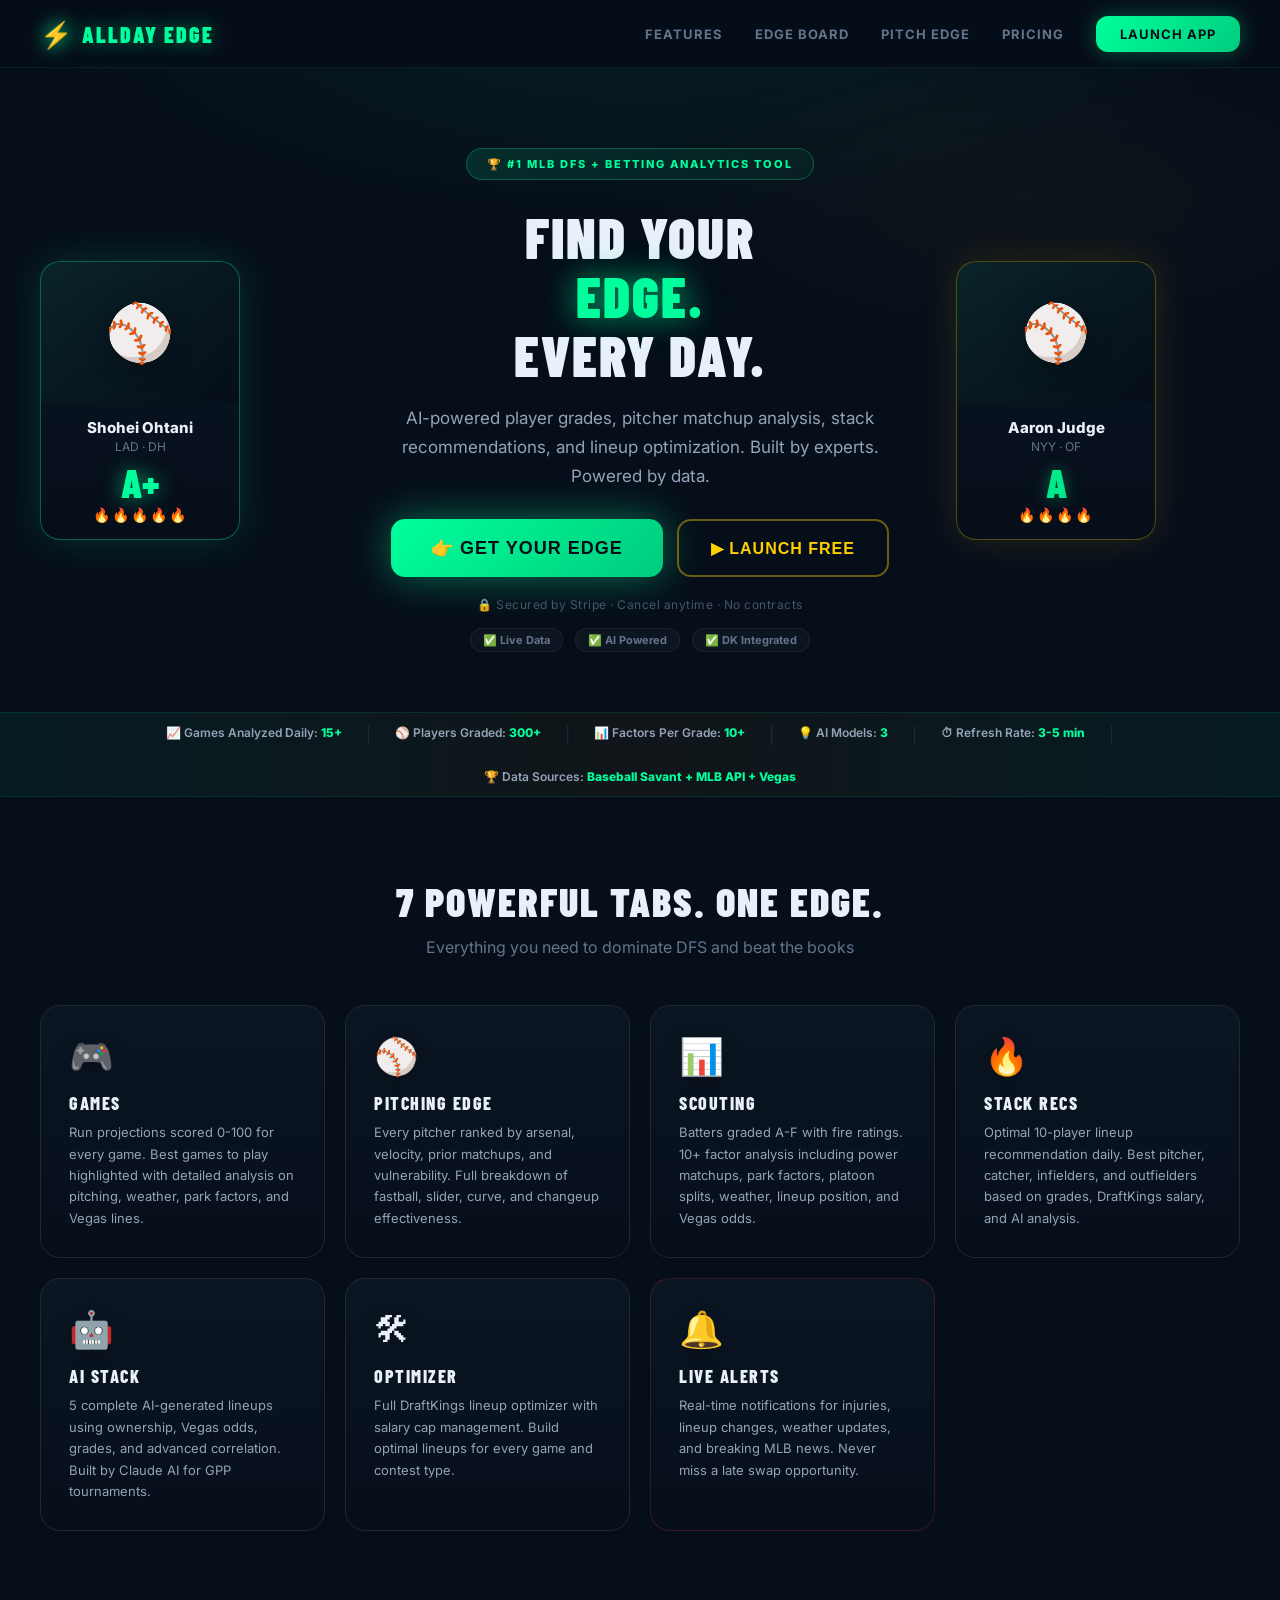
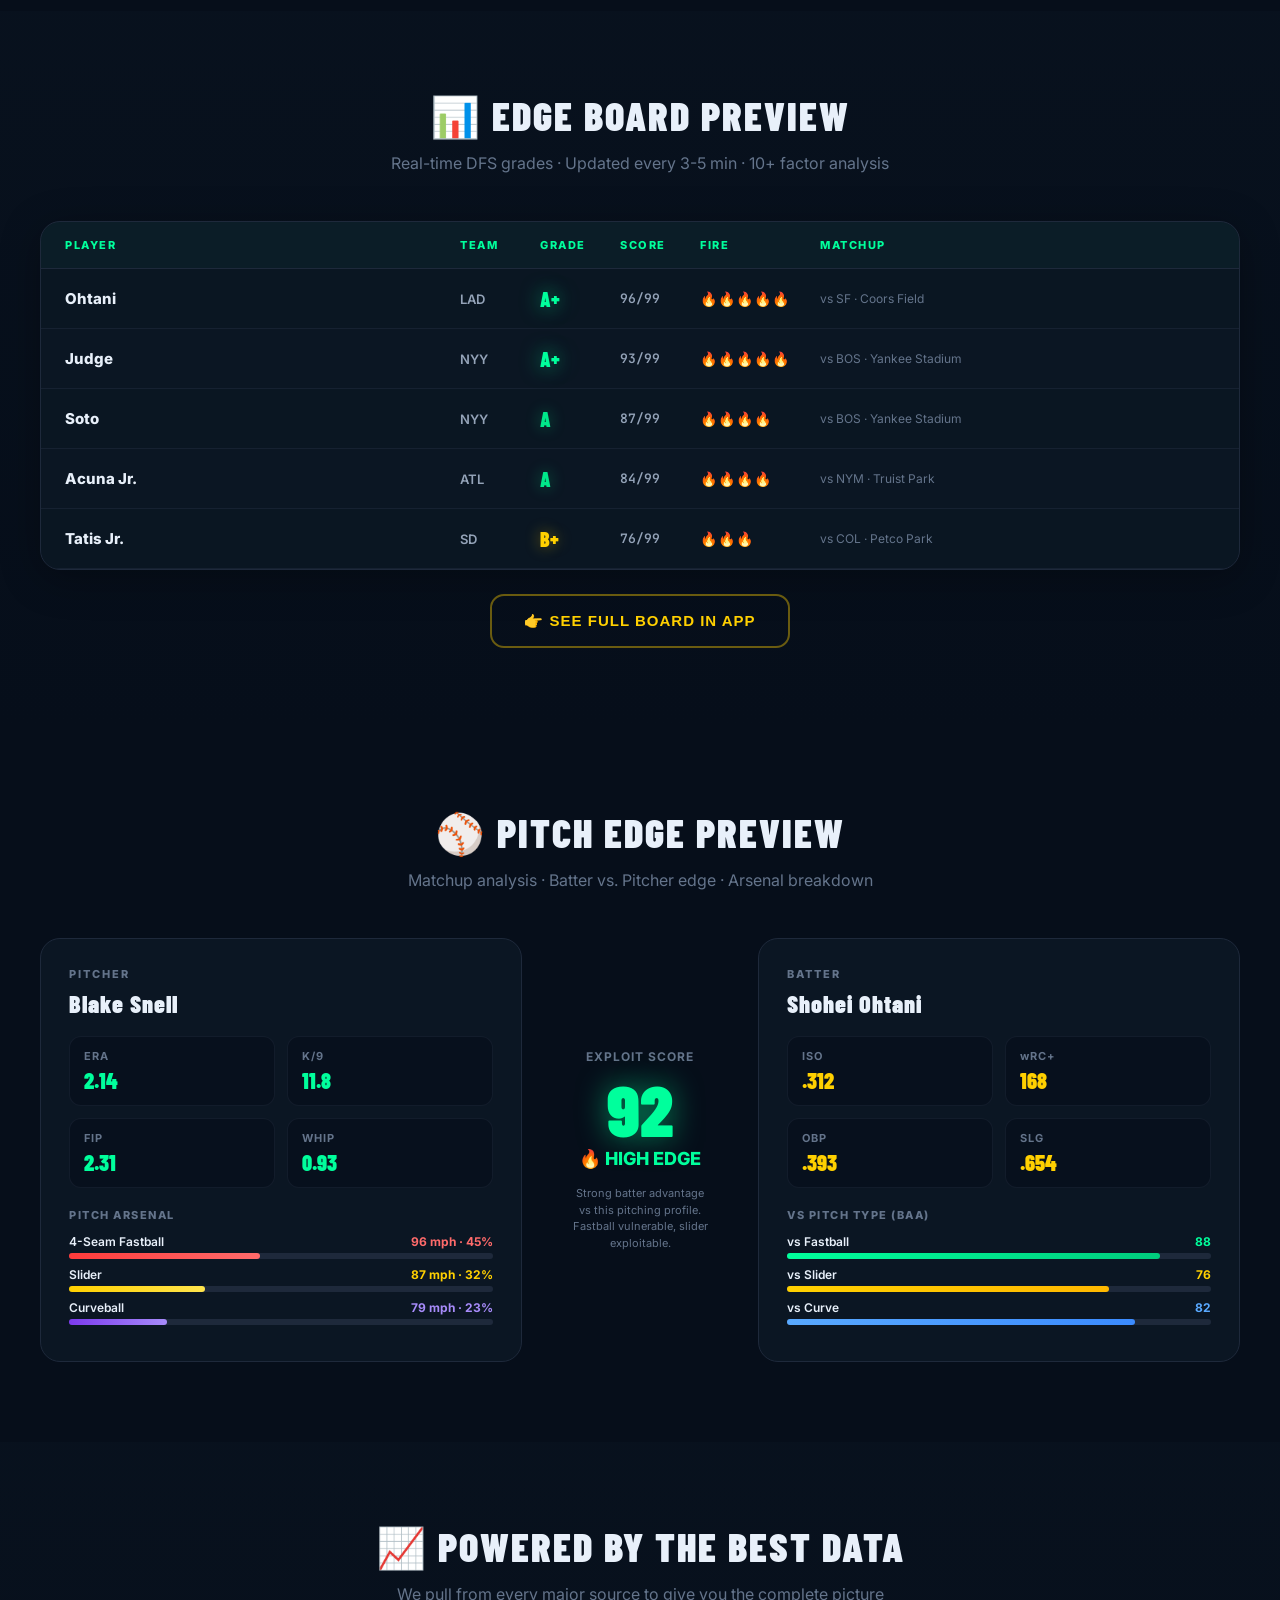
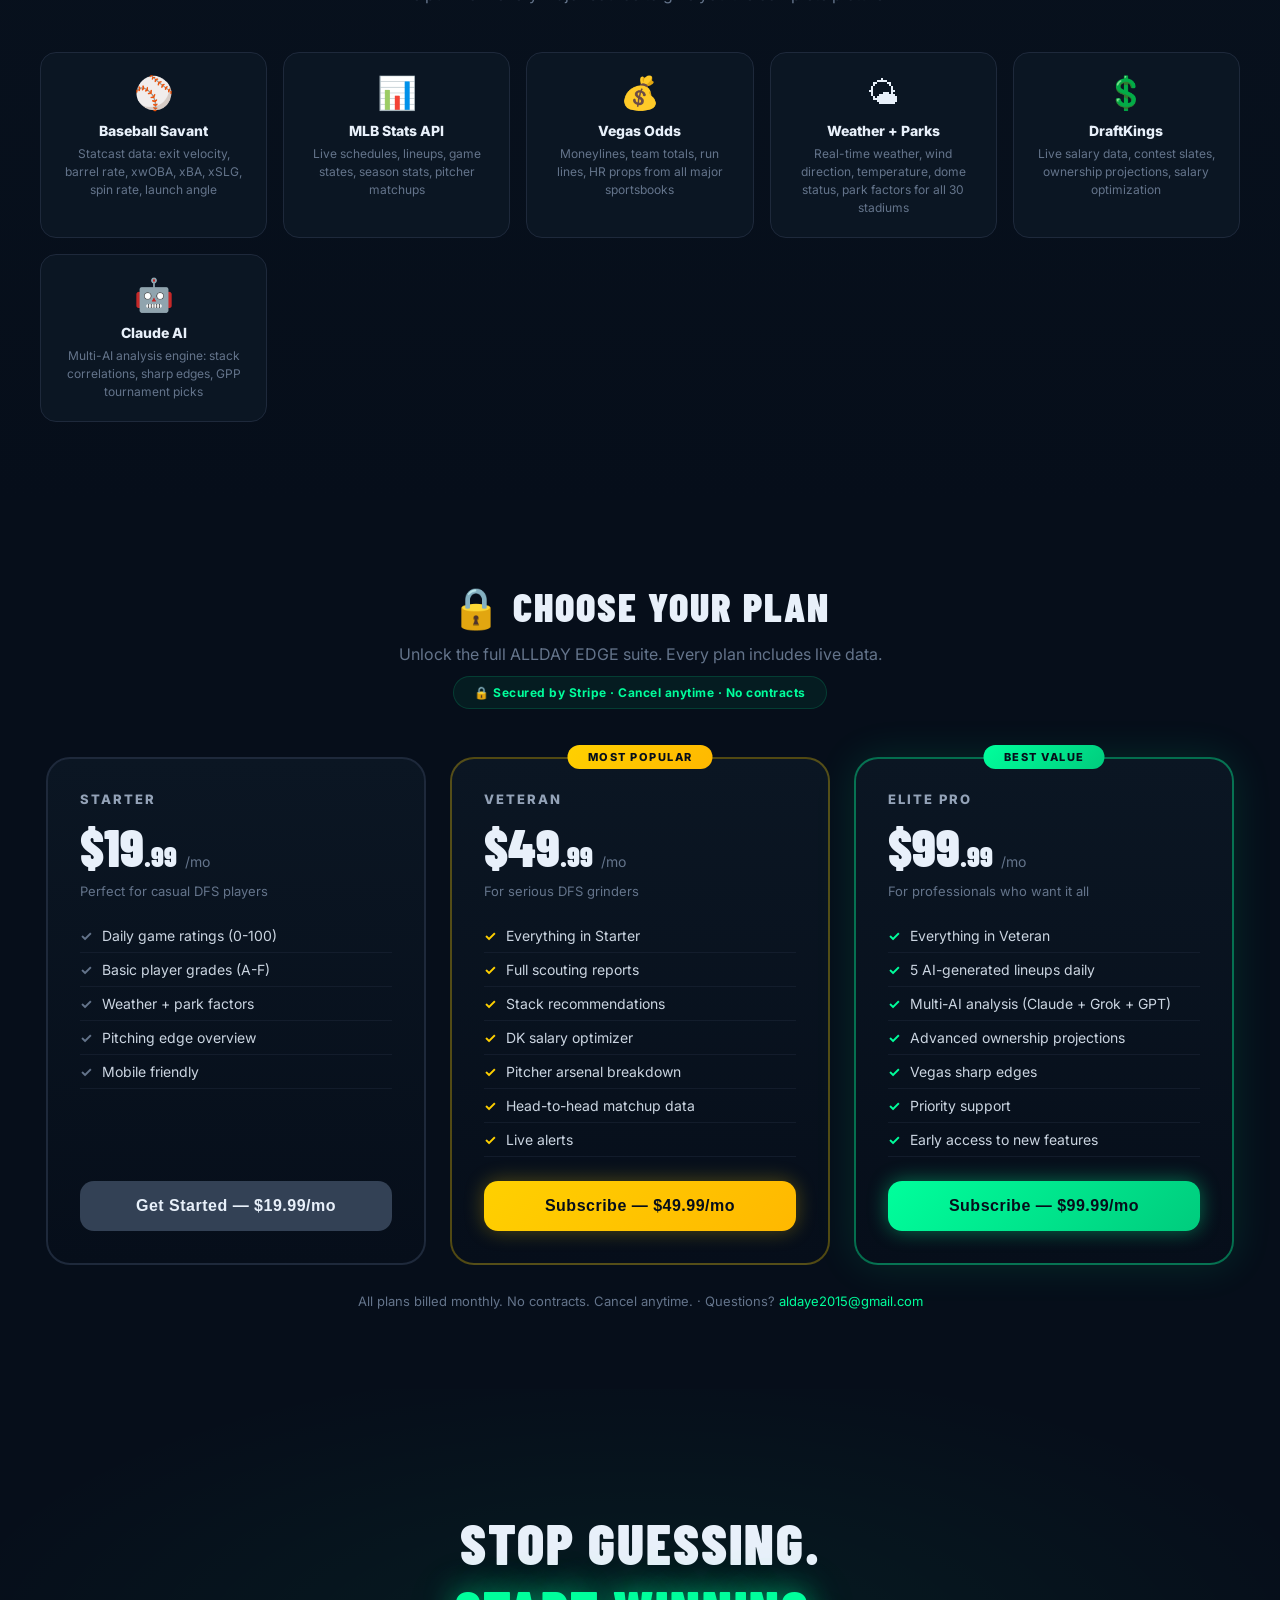
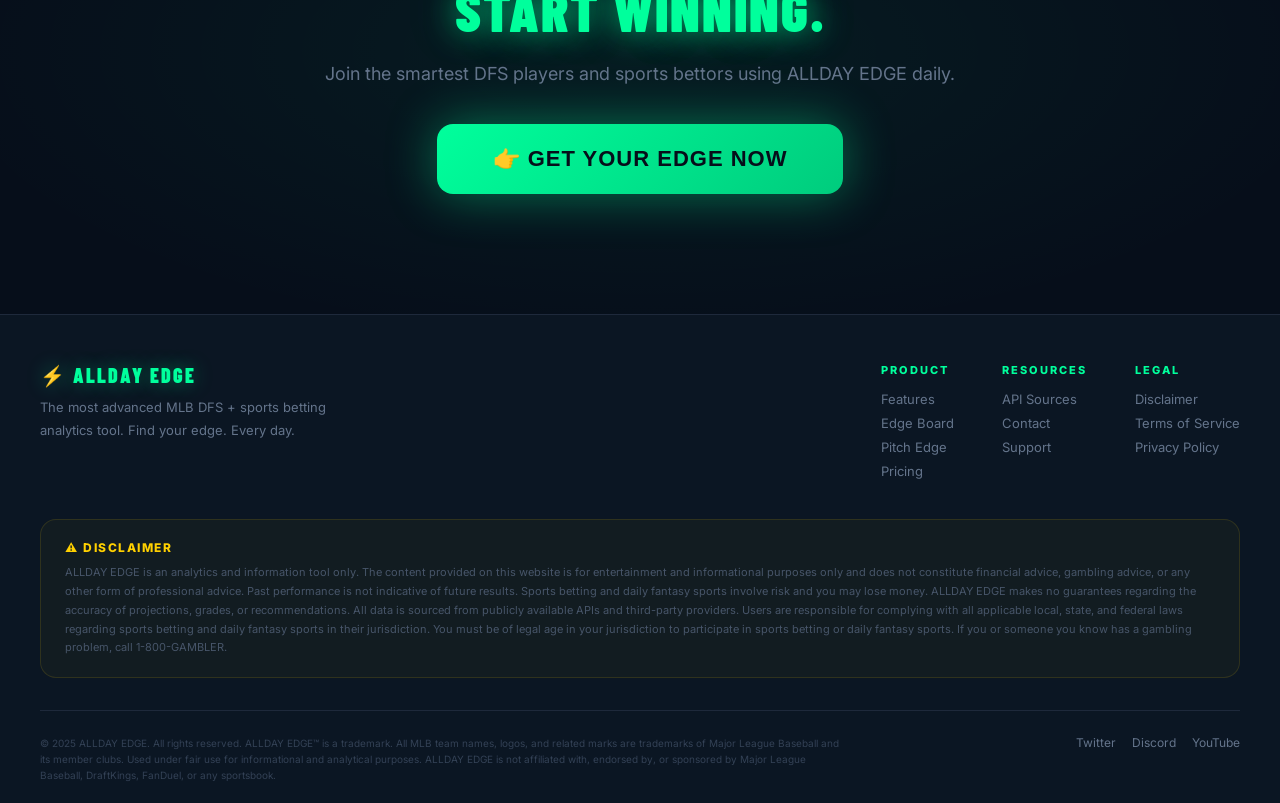
<file: index.html>
<!DOCTYPE html>
<html lang="en">
<head>
  <meta charset="UTF-8"/>
  <meta name="viewport" content="width=device-width,initial-scale=1.0"/>
  <title>ALLDAY EDGE - The #1 MLB DFS & Betting Analytics Tool</title>
  <meta name="description" content="ALLDAY EDGE — the ultimate MLB DFS weapon. AI-powered player grades, pitcher matchups, stack recommendations, and lineup optimization. Beat the books every day."/>
  <meta name="theme-color" content="#060e1a"/>
  <link rel="preconnect" href="https://fonts.googleapis.com">
  <link rel="preconnect" href="https://fonts.gstatic.com" crossorigin>
  <link href="https://fonts.googleapis.com/css2?family=Barlow+Condensed:wght@400;600;700;800;900&family=Inter:wght@400;500;600;700;800;900&family=JetBrains+Mono:wght@400;600;700&display=swap" rel="stylesheet">
  <link rel="stylesheet" href="./assets/style.css"/>
</head>
<body>

<nav>
  <div class="nb"><span class="logo-icon">&#9889;</span> ALLDAY EDGE</div>
  <div class="nl">
    <a href="#features">FEATURES</a>
    <a href="#edge-board">EDGE BOARD</a>
    <a href="#pitch-edge">PITCH EDGE</a>
    <a href="#pricing">PRICING</a>
    <a class="nlb" href="./app.html">LAUNCH APP</a>
  </div>
  <button class="mobile-menu" onclick="document.querySelector('.nl').classList.toggle('open')">&#9776;</button>
</nav>

<!-- HERO -->
<div class="hero">
  <div class="hl">
    <div class="pcard glow-green">
      <div class="pcimg"><div class="avatar-bat">&#9918;</div></div>
      <div class="pcinfo">
        <div class="pcn">Shohei Ohtani</div>
        <div class="pct">LAD &middot; DH</div>
        <div class="pcg grade-aplus">A+</div>
        <div class="fires">&#128293;&#128293;&#128293;&#128293;&#128293;</div>
      </div>
    </div>
  </div>
  <div class="hc">
    <div class="hbadge">&#127942; #1 MLB DFS + BETTING ANALYTICS TOOL</div>
    <h1>FIND YOUR<br><span class="glow-text">EDGE.</span><br>EVERY DAY.</h1>
    <p>AI-powered player grades, pitcher matchup analysis, stack recommendations, and lineup optimization. Built by experts. Powered by data.</p>
    <div class="hero-btns">
      <button class="hcta pulse-btn" onclick="document.getElementById('pricing').scrollIntoView({behavior:'smooth'})">&#128073; GET YOUR EDGE</button>
      <button class="hcta-secondary" onclick="location.href='./app.html'">&#9654; LAUNCH FREE</button>
    </div>
    <div class="hsub">&#128274; Secured by Stripe &middot; Cancel anytime &middot; No contracts</div>
    <div class="trust-badges">
      <span class="trust-badge">&#9989; Live Data</span>
      <span class="trust-badge">&#9989; AI Powered</span>
      <span class="trust-badge">&#9989; DK Integrated</span>
    </div>
  </div>
  <div class="hr">
    <div class="pcard glow-gold">
      <div class="pcimg"><div class="avatar-bat">&#9918;</div></div>
      <div class="pcinfo">
        <div class="pcn">Aaron Judge</div>
        <div class="pct">NYY &middot; OF</div>
        <div class="pcg grade-a">A</div>
        <div class="fires">&#128293;&#128293;&#128293;&#128293;</div>
      </div>
    </div>
  </div>
</div>

<!-- LIVE STATS TICKER -->
<div class="ticker-bar">
  <div class="ticker-content">
    <span class="ticker-item">&#128200; Games Analyzed Daily: <strong>15+</strong></span>
    <span class="ticker-divider">|</span>
    <span class="ticker-item">&#9918; Players Graded: <strong>300+</strong></span>
    <span class="ticker-divider">|</span>
    <span class="ticker-item">&#128202; Factors Per Grade: <strong>10+</strong></span>
    <span class="ticker-divider">|</span>
    <span class="ticker-item">&#128161; AI Models: <strong>3</strong></span>
    <span class="ticker-divider">|</span>
    <span class="ticker-item">&#9201; Refresh Rate: <strong>3-5 min</strong></span>
    <span class="ticker-divider">|</span>
    <span class="ticker-item">&#127942; Data Sources: <strong>Baseball Savant + MLB API + Vegas</strong></span>
  </div>
</div>

<!-- FEATURES -->
<section class="sec" id="features">
  <div class="st"><h2>7 POWERFUL TABS. ONE EDGE.</h2><p>Everything you need to dominate DFS and beat the books</p></div>
  <div class="features-grid">
    <div class="feature-card">
      <div class="feature-icon">&#127918;</div>
      <h3>GAMES</h3>
      <p>Run projections scored 0-100 for every game. Best games to play highlighted with detailed analysis on pitching, weather, park factors, and Vegas lines.</p>
    </div>
    <div class="feature-card">
      <div class="feature-icon">&#9918;</div>
      <h3>PITCHING EDGE</h3>
      <p>Every pitcher ranked by arsenal, velocity, prior matchups, and vulnerability. Full breakdown of fastball, slider, curve, and changeup effectiveness.</p>
    </div>
    <div class="feature-card">
      <div class="feature-icon">&#128202;</div>
      <h3>SCOUTING</h3>
      <p>Batters graded A-F with fire ratings. 10+ factor analysis including power matchups, park factors, platoon splits, weather, lineup position, and Vegas odds.</p>
    </div>
    <div class="feature-card">
      <div class="feature-icon">&#128293;</div>
      <h3>STACK RECS</h3>
      <p>Optimal 10-player lineup recommendation daily. Best pitcher, catcher, infielders, and outfielders based on grades, DraftKings salary, and AI analysis.</p>
    </div>
    <div class="feature-card">
      <div class="feature-icon">&#129302;</div>
      <h3>AI STACK</h3>
      <p>5 complete AI-generated lineups using ownership, Vegas odds, grades, and advanced correlation. Built by Claude AI for GPP tournaments.</p>
    </div>
    <div class="feature-card">
      <div class="feature-icon">&#128736;</div>
      <h3>OPTIMIZER</h3>
      <p>Full DraftKings lineup optimizer with salary cap management. Build optimal lineups for every game and contest type.</p>
    </div>
    <div class="feature-card feature-card-alert">
      <div class="feature-icon">&#128276;</div>
      <h3>LIVE ALERTS</h3>
      <p>Real-time notifications for injuries, lineup changes, weather updates, and breaking MLB news. Never miss a late swap opportunity.</p>
    </div>
  </div>
</section>

<!-- EDGE BOARD PREVIEW -->
<section class="seca" id="edge-board">
  <div class="secin">
    <div class="st"><h2>&#128202; EDGE BOARD PREVIEW</h2><p>Real-time DFS grades &middot; Updated every 3-5 min &middot; 10+ factor analysis</p></div>
    <div class="etable">
      <div class="ehdr"><span class="ech">PLAYER</span><span class="ech">TEAM</span><span class="ech">GRADE</span><span class="ech">SCORE</span><span class="ech">FIRE</span><span class="ech">MATCHUP</span></div>
      <div class="erow"><span class="ep">Ohtani</span><span class="et">LAD</span><span class="eg grade-aplus">A+</span><span class="esc">96/99</span><span class="ef">&#128293;&#128293;&#128293;&#128293;&#128293;</span><span class="em">vs SF &middot; Coors Field</span></div>
      <div class="erow"><span class="ep">Judge</span><span class="et">NYY</span><span class="eg grade-aplus">A+</span><span class="esc">93/99</span><span class="ef">&#128293;&#128293;&#128293;&#128293;&#128293;</span><span class="em">vs BOS &middot; Yankee Stadium</span></div>
      <div class="erow"><span class="ep">Soto</span><span class="et">NYY</span><span class="eg grade-a">A</span><span class="esc">87/99</span><span class="ef">&#128293;&#128293;&#128293;&#128293;</span><span class="em">vs BOS &middot; Yankee Stadium</span></div>
      <div class="erow"><span class="ep">Acuna Jr.</span><span class="et">ATL</span><span class="eg grade-a">A</span><span class="esc">84/99</span><span class="ef">&#128293;&#128293;&#128293;&#128293;</span><span class="em">vs NYM &middot; Truist Park</span></div>
      <div class="erow"><span class="ep">Tatis Jr.</span><span class="et">SD</span><span class="eg grade-bplus">B+</span><span class="esc">76/99</span><span class="ef">&#128293;&#128293;&#128293;</span><span class="em">vs COL &middot; Petco Park</span></div>
    </div>
    <div style="text-align:center;margin-top:24px">
      <button class="hcta-secondary" onclick="location.href='./app.html'" style="font-size:15px">&#128073; SEE FULL BOARD IN APP</button>
    </div>
  </div>
</section>

<!-- PITCH EDGE PREVIEW -->
<section class="sec" id="pitch-edge">
  <div class="st"><h2>&#9918; PITCH EDGE PREVIEW</h2><p>Matchup analysis &middot; Batter vs. Pitcher edge &middot; Arsenal breakdown</p></div>
  <div class="pgrid">
    <div class="pcard2">
      <div class="plbl">PITCHER</div><div class="pname">Blake Snell</div>
      <div class="sgrid">
        <div class="sbox"><div class="sk">ERA</div><div class="sv sv-green">2.14</div></div>
        <div class="sbox"><div class="sk">K/9</div><div class="sv sv-green">11.8</div></div>
        <div class="sbox"><div class="sk">FIP</div><div class="sv sv-green">2.31</div></div>
        <div class="sbox"><div class="sk">WHIP</div><div class="sv sv-green">0.93</div></div>
      </div>
      <div class="mxt">PITCH ARSENAL</div>
      <div class="br"><div class="brl"><span>4-Seam Fastball</span><span class="bar-fb">96 mph &middot; 45%</span></div><div class="brt"><div class="brf" style="width:45%;background:linear-gradient(90deg,#ff3b3b,#ff6b6b)"></div></div></div>
      <div class="br"><div class="brl"><span>Slider</span><span class="bar-sl">87 mph &middot; 32%</span></div><div class="brt"><div class="brf" style="width:32%;background:linear-gradient(90deg,#ffd000,#ffe44d)"></div></div></div>
      <div class="br"><div class="brl"><span>Curveball</span><span class="bar-cu">79 mph &middot; 23%</span></div><div class="brt"><div class="brf" style="width:23%;background:linear-gradient(90deg,#7c3aed,#a78bfa)"></div></div></div>
    </div>
    <div class="exp">
      <div class="exl">EXPLOIT SCORE</div>
      <div class="exn">92</div>
      <div class="ext">&#128293; HIGH EDGE</div>
      <div class="exp-detail">Strong batter advantage vs this pitching profile. Fastball vulnerable, slider exploitable.</div>
    </div>
    <div class="pcard2">
      <div class="plbl">BATTER</div><div class="pname">Shohei Ohtani</div>
      <div class="sgrid">
        <div class="sbox"><div class="sk">ISO</div><div class="sv sv-gold">.312</div></div>
        <div class="sbox"><div class="sk">wRC+</div><div class="sv sv-gold">168</div></div>
        <div class="sbox"><div class="sk">OBP</div><div class="sv sv-gold">.393</div></div>
        <div class="sbox"><div class="sk">SLG</div><div class="sv sv-gold">.654</div></div>
      </div>
      <div class="mxt">VS PITCH TYPE (BAA)</div>
      <div class="br"><div class="brl"><span>vs Fastball</span><span class="bar-green">88</span></div><div class="brt"><div class="brf" style="width:88%;background:linear-gradient(90deg,#00ff9c,#00cc7d)"></div></div></div>
      <div class="br"><div class="brl"><span>vs Slider</span><span class="bar-gold">76</span></div><div class="brt"><div class="brf" style="width:76%;background:linear-gradient(90deg,#ffd000,#ffb800)"></div></div></div>
      <div class="br"><div class="brl"><span>vs Curve</span><span class="bar-blue">82</span></div><div class="brt"><div class="brf" style="width:82%;background:linear-gradient(90deg,#59a9ff,#3b8bff)"></div></div></div>
    </div>
  </div>
</section>

<!-- DATA SOURCES -->
<section class="seca">
  <div class="secin">
    <div class="st"><h2>&#128200; POWERED BY THE BEST DATA</h2><p>We pull from every major source to give you the complete picture</p></div>
    <div class="data-grid">
      <div class="data-card"><div class="data-icon">&#9918;</div><h4>Baseball Savant</h4><p>Statcast data: exit velocity, barrel rate, xwOBA, xBA, xSLG, spin rate, launch angle</p></div>
      <div class="data-card"><div class="data-icon">&#128202;</div><h4>MLB Stats API</h4><p>Live schedules, lineups, game states, season stats, pitcher matchups</p></div>
      <div class="data-card"><div class="data-icon">&#128176;</div><h4>Vegas Odds</h4><p>Moneylines, team totals, run lines, HR props from all major sportsbooks</p></div>
      <div class="data-card"><div class="data-icon">&#127780;</div><h4>Weather + Parks</h4><p>Real-time weather, wind direction, temperature, dome status, park factors for all 30 stadiums</p></div>
      <div class="data-card"><div class="data-icon">&#128178;</div><h4>DraftKings</h4><p>Live salary data, contest slates, ownership projections, salary optimization</p></div>
      <div class="data-card"><div class="data-icon">&#129302;</div><h4>Claude AI</h4><p>Multi-AI analysis engine: stack correlations, sharp edges, GPP tournament picks</p></div>
    </div>
  </div>
</section>

<!-- PRICING -->
<section class="sec" id="pricing">
  <div class="st">
    <h2>&#128274; CHOOSE YOUR PLAN</h2>
    <p>Unlock the full ALLDAY EDGE suite. Every plan includes live data.</p>
    <div class="psec">&#128274; Secured by Stripe &middot; Cancel anytime &middot; No contracts</div>
  </div>
  <div class="pgrid2">
    <div class="plan plan-starter">
      <div class="plnm">STARTER</div>
      <div class="plpr-row"><span class="plpr">$19<span class="plpr-sm">.99</span></span><span class="plper">/mo</span></div>
      <div class="plan-desc">Perfect for casual DFS players</div>
      <ul class="plfeats">
        <li class="plfeat"><span class="check-starter">&#10003;</span> Daily game ratings (0-100)</li>
        <li class="plfeat"><span class="check-starter">&#10003;</span> Basic player grades (A-F)</li>
        <li class="plfeat"><span class="check-starter">&#10003;</span> Weather + park factors</li>
        <li class="plfeat"><span class="check-starter">&#10003;</span> Pitching edge overview</li>
        <li class="plfeat"><span class="check-starter">&#10003;</span> Mobile friendly</li>
      </ul>
      <button class="plbtn plbtn-starter" onclick="startCheckout('starter')">Get Started &mdash; $19.99/mo</button>
    </div>
    <div class="plan plan-veteran">
      <div class="plbdg plbdg-veteran">MOST POPULAR</div>
      <div class="plnm">VETERAN</div>
      <div class="plpr-row"><span class="plpr">$49<span class="plpr-sm">.99</span></span><span class="plper">/mo</span></div>
      <div class="plan-desc">For serious DFS grinders</div>
      <ul class="plfeats">
        <li class="plfeat"><span class="check-veteran">&#10003;</span> Everything in Starter</li>
        <li class="plfeat"><span class="check-veteran">&#10003;</span> Full scouting reports</li>
        <li class="plfeat"><span class="check-veteran">&#10003;</span> Stack recommendations</li>
        <li class="plfeat"><span class="check-veteran">&#10003;</span> DK salary optimizer</li>
        <li class="plfeat"><span class="check-veteran">&#10003;</span> Pitcher arsenal breakdown</li>
        <li class="plfeat"><span class="check-veteran">&#10003;</span> Head-to-head matchup data</li>
        <li class="plfeat"><span class="check-veteran">&#10003;</span> Live alerts</li>
      </ul>
      <button class="plbtn plbtn-veteran" onclick="startCheckout('veteran')">Subscribe &mdash; $49.99/mo</button>
    </div>
    <div class="plan plan-elite">
      <div class="plbdg plbdg-elite">BEST VALUE</div>
      <div class="plnm">ELITE PRO</div>
      <div class="plpr-row"><span class="plpr">$99<span class="plpr-sm">.99</span></span><span class="plper">/mo</span></div>
      <div class="plan-desc">For professionals who want it all</div>
      <ul class="plfeats">
        <li class="plfeat"><span class="check-elite">&#10003;</span> Everything in Veteran</li>
        <li class="plfeat"><span class="check-elite">&#10003;</span> 5 AI-generated lineups daily</li>
        <li class="plfeat"><span class="check-elite">&#10003;</span> Multi-AI analysis (Claude + Grok + GPT)</li>
        <li class="plfeat"><span class="check-elite">&#10003;</span> Advanced ownership projections</li>
        <li class="plfeat"><span class="check-elite">&#10003;</span> Vegas sharp edges</li>
        <li class="plfeat"><span class="check-elite">&#10003;</span> Priority support</li>
        <li class="plfeat"><span class="check-elite">&#10003;</span> Early access to new features</li>
      </ul>
      <button class="plbtn plbtn-elite" onclick="startCheckout('elite')">Subscribe &mdash; $99.99/mo</button>
    </div>
  </div>
  <div class="pnote">All plans billed monthly. No contracts. Cancel anytime. &middot; Questions? <a href="mailto:aldaye2015@gmail.com">aldaye2015@gmail.com</a></div>
</section>

<!-- CTA -->
<section class="cta">
  <h2>STOP GUESSING.<br><span class="glow-text">START WINNING.</span></h2>
  <p>Join the smartest DFS players and sports bettors using ALLDAY EDGE daily.</p>
  <button class="ctabtn pulse-btn" onclick="location.href='./app.html'">&#128073; GET YOUR EDGE NOW</button>
</section>

<!-- FOOTER -->
<footer>
  <div class="fin">
    <div>
      <div class="fbrand">&#9889; ALLDAY EDGE</div>
      <div class="fdesc">The most advanced MLB DFS + sports betting analytics tool. Find your edge. Every day.</div>
    </div>
    <div class="fcols">
      <div>
        <div class="fct">PRODUCT</div>
        <a class="fcl" href="#features">Features</a>
        <a class="fcl" href="#edge-board">Edge Board</a>
        <a class="fcl" href="#pitch-edge">Pitch Edge</a>
        <a class="fcl" href="#pricing">Pricing</a>
      </div>
      <div>
        <div class="fct">RESOURCES</div>
        <a class="fcl" href="#">API Sources</a>
        <a class="fcl" href="mailto:aldaye2015@gmail.com">Contact</a>
        <a class="fcl" href="#">Support</a>
      </div>
      <div>
        <div class="fct">LEGAL</div>
        <a class="fcl" href="#disclaimer">Disclaimer</a>
        <a class="fcl" href="#">Terms of Service</a>
        <a class="fcl" href="#">Privacy Policy</a>
      </div>
    </div>
  </div>

  <!-- DISCLAIMER -->
  <div class="disclaimer" id="disclaimer">
    <h4>&#9888; DISCLAIMER</h4>
    <p>ALLDAY EDGE is an analytics and information tool only. The content provided on this website is for entertainment and informational purposes only and does not constitute financial advice, gambling advice, or any other form of professional advice. Past performance is not indicative of future results. Sports betting and daily fantasy sports involve risk and you may lose money. ALLDAY EDGE makes no guarantees regarding the accuracy of projections, grades, or recommendations. All data is sourced from publicly available APIs and third-party providers. Users are responsible for complying with all applicable local, state, and federal laws regarding sports betting and daily fantasy sports in their jurisdiction. You must be of legal age in your jurisdiction to participate in sports betting or daily fantasy sports. If you or someone you know has a gambling problem, call 1-800-GAMBLER.</p>
  </div>

  <div class="fbot">
    <div class="fcp">&copy; 2025 ALLDAY EDGE. All rights reserved. ALLDAY EDGE&trade; is a trademark. All MLB team names, logos, and related marks are trademarks of Major League Baseball and its member clubs. Used under fair use for informational and analytical purposes. ALLDAY EDGE is not affiliated with, endorsed by, or sponsored by Major League Baseball, DraftKings, FanDuel, or any sportsbook.</div>
    <div class="fsoc">
      <a class="fsl" href="#">Twitter</a>
      <a class="fsl" href="#">Discord</a>
      <a class="fsl" href="#">YouTube</a>
    </div>
  </div>
</footer>

<script>
function startCheckout(plan){
  const prices={starter:'price_starter_1999',veteran:'price_veteran_4999',elite:'price_elite_9999'};
  const profile=JSON.parse(localStorage.getItem('allday-mlb-edge-access')||'{}');
  const apiBase=(profile.apiBase||'https://newest-mlb-1.onrender.com').replace(/\/$/,'');
  fetch(apiBase+'/api/checkout/session',{method:'POST',headers:{'Content-Type':'application/json'},body:JSON.stringify({plan,customerEmail:profile.email||'',successUrl:window.location.origin+'/app.html?checkout=success',cancelUrl:window.location.href})}).then(r=>r.json()).then(d=>{if(d.url)window.open(d.url,'_blank');}).catch(()=>location.href='./app.html');
}
</script>
</body>
</html>
</file>
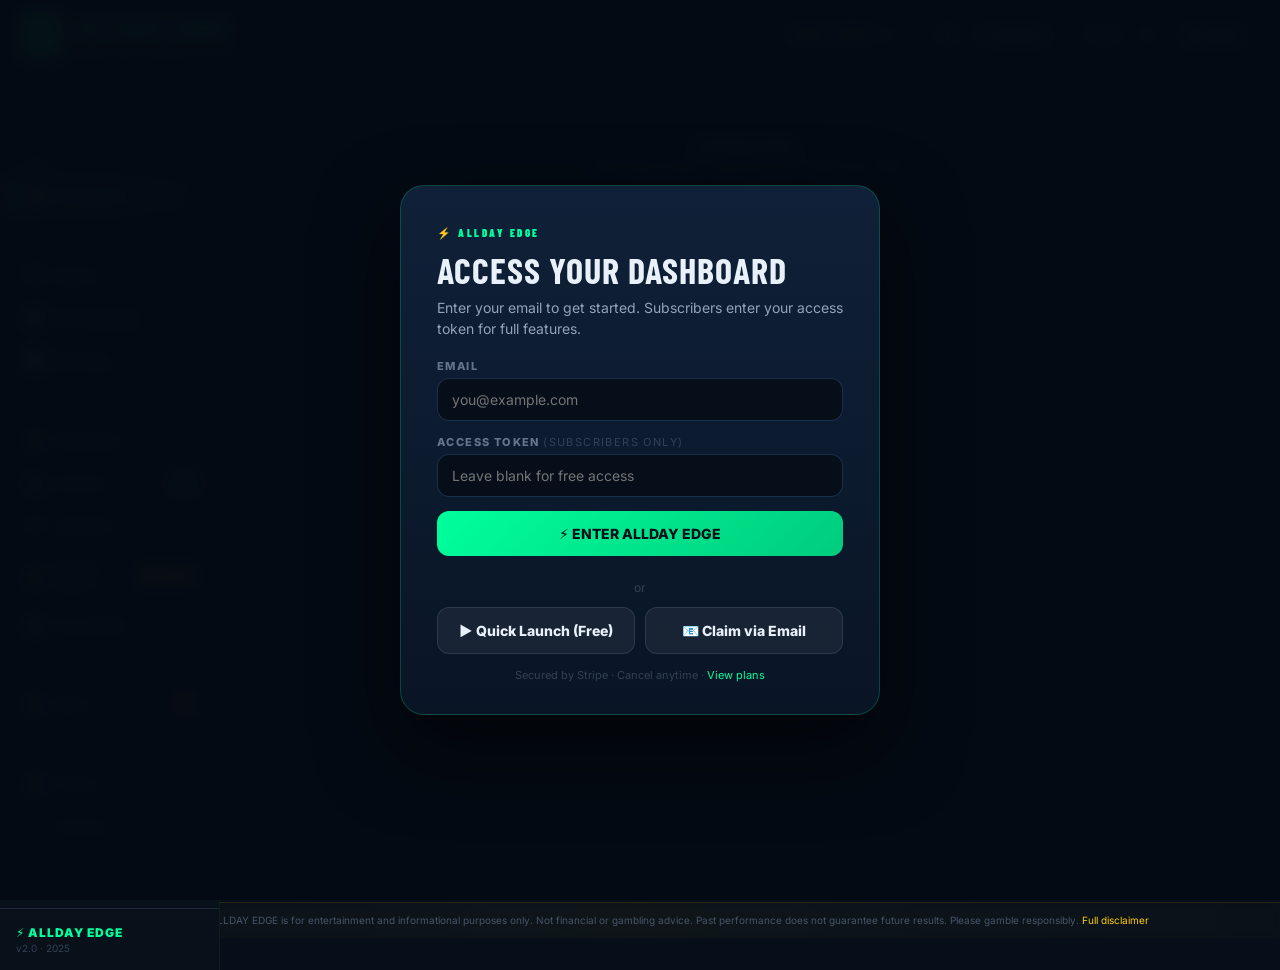
<file: app.html>
<!DOCTYPE html>
<html lang="en">
<head>
  <meta charset="UTF-8" />
  <meta name="viewport" content="width=device-width, initial-scale=1.0" />
  <title>ALLDAY EDGE - MLB DFS Analytics</title>
  <meta name="theme-color" content="#060e1a" />
  <link rel="preconnect" href="https://fonts.googleapis.com">
  <link rel="preconnect" href="https://fonts.gstatic.com" crossorigin>
  <link href="https://fonts.googleapis.com/css2?family=Barlow+Condensed:wght@400;600;700;800;900&family=Inter:wght@400;500;600;700;800;900&family=JetBrains+Mono:wght@400;600;700&display=swap" rel="stylesheet">
  <link rel="stylesheet" href="./assets/site.css" />
</head>
<body>

<!-- AUTH FUNCTIONS — must be defined BEFORE the auth gate buttons -->
<script>
function _getProfile(){return JSON.parse(localStorage.getItem('allday-mlb-edge-access')||'{"email":"","apiBase":""}');}
function _setProfile(p){localStorage.setItem('allday-mlb-edge-access',JSON.stringify(p));}
function _hideGate(){
  var g=document.getElementById('authGate');
  if(g)g.style.display='none';
  function _tryLoad(){
    if(typeof loadSlate==='function' && typeof render==='function'){loadSlate();}
    else{setTimeout(_tryLoad,100);}
  }
  _tryLoad();
}
function enterFreeMode(){
  _setProfile({email:'free@allday.edge',apiBase:'https://newest-mlb-1.onrender.com',plan:'free'});
  _hideGate();
}
function loginWithToken(){
  var email=document.getElementById('agEmail');
  var token=document.getElementById('agToken');
  var emailVal=(email&&email.value)?email.value.trim():'user@allday.edge';
  var tokenVal=(token&&token.value)?token.value.trim():'';
  _setProfile({email:emailVal,apiBase:'https://newest-mlb-1.onrender.com',plan:tokenVal?'elite':'free'});
  if(tokenVal)localStorage.setItem('allday-mlb-edge-token',tokenVal);
  _hideGate();
}
function claimAccess(){
  var email=document.getElementById('agEmail');
  var msg=document.getElementById('agMsg');
  if(!email||!email.value){if(msg){msg.style.display='block';msg.style.color='#ff3b3b';msg.textContent='Enter your email.';}return;}
  if(msg){msg.style.display='block';msg.style.color='#ffd000';msg.textContent='Claiming access...';}
  fetch('https://newest-mlb-1.onrender.com/api/auth/claim',{method:'POST',headers:{'Content-Type':'application/json'},body:JSON.stringify({email:email.value.trim()})})
    .then(function(r){return r.json();})
    .then(function(d){
      if(d.token){localStorage.setItem('allday-mlb-edge-token',d.token);_setProfile({email:email.value.trim(),apiBase:'https://newest-mlb-1.onrender.com',plan:d.plan||'free'});if(msg){msg.style.color='#00ff9c';msg.textContent='Access granted!';}setTimeout(_hideGate,600);}
      else{if(msg){msg.style.color='#ff3b3b';msg.textContent=d.error||'Could not claim.';}}
    }).catch(function(e){if(msg){msg.style.color='#ff3b3b';msg.textContent='Connection failed. Try Quick Launch.';}});
}
// Auto-login if already authenticated
(function(){var p=_getProfile();var t=localStorage.getItem('allday-mlb-edge-token');if(p.email||t)_hideGate();})();
</script>

<!-- AUTH GATE -->
<div id="authGate">
  <div class="ag-box">
    <div class="ag-brand">&#9889; ALLDAY EDGE</div>
    <h2>Access Your Dashboard</h2>
    <p>Enter your email to get started. Subscribers enter your access token for full features.</p>
    <label class="ag-label" for="agEmail">Email</label>
    <input id="agEmail" class="ag-input" type="email" placeholder="you@example.com" autocomplete="email" />
    <label class="ag-label" for="agToken">Access Token <span style="color:#334155;font-weight:400">(subscribers only)</span></label>
    <input id="agToken" class="ag-input" type="password" placeholder="Leave blank for free access" />
    <button class="ag-btn primary" style="width:100%;margin-bottom:10px" onclick="loginWithToken()">&#9889; ENTER ALLDAY EDGE</button>
    <div class="ag-divider">or</div>
    <div class="ag-row">
      <button class="ag-btn secondary" onclick="enterFreeMode()">&#9654; Quick Launch (Free)</button>
      <button class="ag-btn secondary" onclick="claimAccess()">&#128231; Claim via Email</button>
    </div>
    <div id="agMsg"></div>
    <div class="ag-note">Secured by Stripe &middot; Cancel anytime &middot; <a href="./index.html#pricing" style="color:#00ff9c">View plans</a></div>
  </div>
</div>

<!-- TOP BAR -->
<div class="topbar">
  <div class="topbar-inner">
    <div class="brand">
      <div class="logo">&#9889;</div>
      <div>
        <div class="title">ALLDAY EDGE</div>
        <div class="subtitle">MLB DFS ANALYTICS</div>
      </div>
    </div>
    <div class="toolbar">
      <span id="planBadge"></span>
      <select id="slateSelect" class="field small-field" onchange="if(typeof switchSlate==='function')switchSlate(this.value)" style="font-weight:800;color:#ffd000">
        <option value="early">EARLY (4PM)</option>
        <option value="main">MAIN (7PM)</option>
      </select>
      <span id="dateDisplay" class="date-display"></span>
      <span id="statusDot" class="status-dot"></span>
      <button class="button" onclick="if(typeof refreshSlate==='function')refreshSlate()" id="refreshBtn">&#8635; Refresh</button>
      <select id="autoRefreshSelect" class="field small-field" onchange="if(typeof setAutoRefresh==='function')setAutoRefresh(this.value)">
        <option value="0">Manual</option>
        <option value="180000">3 min</option>
        <option value="300000" selected>5 min</option>
      </select>
      <button class="button" onclick="location.href='./index.html'">&#127968; Home</button>
    </div>
  </div>
</div>

<!-- MAIN LAYOUT -->
<div class="app-body">
  <!-- SIDEBAR -->
  <div class="sidebar">
    <div class="sidebar-section">HOME</div>
    <div class="sidebar-nav-item active" data-tab="dashboard" onclick="if(typeof switchTab==='function')switchTab('dashboard')">
      <span class="sidebar-nav-icon">&#127968;</span> Dashboard
    </div>

    <div class="sidebar-section">ANALYTICS</div>
    <div class="sidebar-nav-item" data-tab="games" onclick="if(typeof switchTab==='function')switchTab('games')">
      <span class="sidebar-nav-icon">&#127918;</span> Games
    </div>
    <div class="sidebar-nav-item" data-tab="pitching" onclick="if(typeof switchTab==='function')switchTab('pitching')">
      <span class="sidebar-nav-icon">&#9918;</span> Pitching Edge
    </div>
    <div class="sidebar-nav-item" data-tab="scouting" onclick="if(typeof switchTab==='function')switchTab('scouting')">
      <span class="sidebar-nav-icon">&#128202;</span> Scouting
    </div>

    <div class="sidebar-section">DFS TOOLS</div>
    <div class="sidebar-nav-item" data-tab="stacks" onclick="if(typeof switchTab==='function')switchTab('stacks')">
      <span class="sidebar-nav-icon">&#128293;</span> Stack Recs
    </div>
    <div class="sidebar-nav-item" data-tab="aistack" onclick="if(typeof switchTab==='function')switchTab('aistack')">
      <span class="sidebar-nav-icon">&#129302;</span> AI Stack
      <span class="sidebar-badge g">AI</span>
    </div>
    <div class="sidebar-nav-item" data-tab="optimizer" onclick="if(typeof switchTab==='function')switchTab('optimizer')">
      <span class="sidebar-nav-icon">&#128736;</span> Optimizer
    </div>
    <div class="sidebar-nav-item" data-tab="budget" onclick="if(typeof switchTab==='function')switchTab('budget')">
      <span class="sidebar-nav-icon">&#128176;</span> Budget Beasts
      <span class="sidebar-badge" style="background:linear-gradient(135deg,#ffd000,#ff9f43);color:#060e1a">\u{1F525}</span>
    </div>
    <div class="sidebar-nav-item" data-tab="overunder" onclick="if(typeof switchTab==='function')switchTab('overunder')">
      <span class="sidebar-nav-icon">&#127920;</span> Over/Under
    </div>

    <div class="sidebar-section">LIVE</div>
    <div class="sidebar-nav-item" data-tab="alerts" onclick="if(typeof switchTab==='function')switchTab('alerts')">
      <span class="sidebar-nav-icon">&#128276;</span> Alerts
      <span class="sidebar-badge" id="alertBadge">0</span>
    </div>

    <div class="sidebar-section">ACCOUNT</div>
    <div class="sidebar-nav-item" data-tab="pricing" onclick="if(typeof switchTab==='function')switchTab('pricing')">
      <span class="sidebar-nav-icon">&#128176;</span> Pricing
    </div>
    <div class="sidebar-nav-item" data-tab="settings" onclick="if(typeof switchTab==='function')switchTab('settings')">
      <span class="sidebar-nav-icon">&#9881;</span> Settings
    </div>

    <!-- Sidebar Footer -->
    <div class="sidebar-footer">
      <div class="sidebar-footer-brand">&#9889; ALLDAY EDGE</div>
      <div class="sidebar-footer-version">v2.0 &middot; 2025</div>
    </div>
  </div>

  <!-- MAIN CONTENT -->
  <div class="main-content" id="view">
    <div class="loading"><strong>Loading slate...</strong><br>Fetching today's games and matchup data.</div>
  </div>
</div>

<!-- DISCLAIMER BAR -->
<div class="disclaimer-bar">
  &#9888; DISCLAIMER: ALLDAY EDGE is for entertainment and informational purposes only. Not financial or gambling advice. Past performance does not guarantee future results. Please gamble responsibly. <a href="./index.html#disclaimer">Full disclaimer</a>
</div>

<script src="./assets/app-core.js"></script>
<script src="./assets/app-main.js"></script>
<script src="./assets/dk-salaries-inject.js"></script>
<script src="./assets/dk-slate-main.js"></script>
<script src="./assets/dk-lineups-early.js"></script>
<script src="./assets/team-avatars.js"></script>
<script src="./assets/savant-bridge.js"></script>
<script src="./assets/mlb-advanced-grading.js"></script>
</body>
</html>
</file>
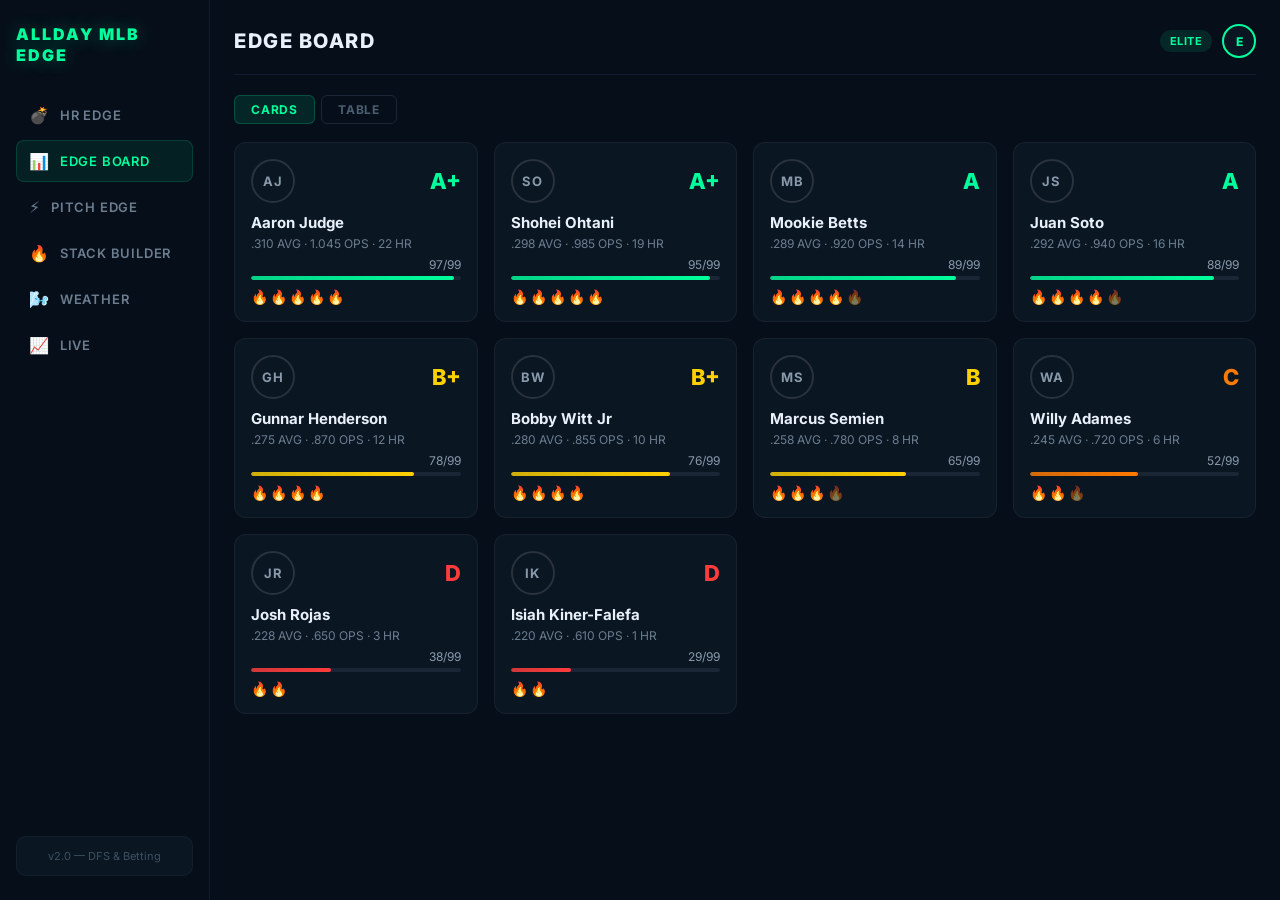
<file: edge-board.html>
<!DOCTYPE html>
  <html lang="en">
  <head>
    <meta charset="UTF-8" />
    <meta name="viewport" content="width=device-width, initial-scale=1.0" />
    <title>ALLDAY MLB EDGE — Edge Board</title>
  <link rel="preconnect" href="https://fonts.googleapis.com" />
  <link rel="preconnect" href="https://fonts.gstatic.com" crossorigin />
    <link href="https://fonts.googleapis.com/css2?family=Inter:wght@400;500;600;700;800;900&display=swap" rel="stylesheet" />
    <style>
      *, *::before, *::after { box-sizing: border-box; margin: 0; padding: 0; }
    body {
            font-family: 'Inter', system-ui, sans-serif;
      background: #060e1a;
      color: #e8f0fa;
            height: 100vh;
      overflow: hidden;
      display: flex;
}
    button { cursor: pointer; border: none; background: none; font-family: inherit; }
    h1, h2, h3, p { margin: 0; }

          /* Sidebar */
          #sidebar {
            width: 210px;
      background: #060e1a;
      padding: 24px 16px;
      border-right: 1px solid #111d2e;
      display: flex;
      flex-direction: column;
      flex-shrink: 0;
}
    #sidebar h2 {
      font-size: 16px;
      font-weight: 900;
      margin-bottom: 28px;
      letter-spacing: 2px;
      color: #00ff9c;
      text-shadow: 0 0 18px rgba(0,255,156,0.35);
      line-height: 1.3;
}
    .nav-items { display: flex; flex-direction: column; gap: 4px; }
    .nav-btn {
            display: flex;
      align-items: center;
      gap: 10px;
      padding: 10px 12px;
      border-radius: 8px;
      font-size: 13px;
      font-weight: 600;
      color: #6b7d8e;
      border: 1px solid transparent;
      text-align: left;
      transition: all 0.15s;
      letter-spacing: 0.8px;
      width: 100%;
}
    .nav-btn.active {
      background: rgba(0,255,156,0.08);
      color: #00ff9c;
      border-color: rgba(0,255,156,0.15);
    }
    .nav-btn .icon { font-size: 16px; }
    .sidebar-spacer { flex: 1; }
    .sidebar-version {
            padding: 12px;
      border-radius: 10px;
      background: #0b1623;
      border: 1px solid rgba(255,255,255,0.04);
      font-size: 11px;
      color: #3d5060;
      text-align: center;
      margin-top: 20px;
}

    /* Main content */
    #main {
      flex: 1;
      padding: 24px;
      overflow-y: auto;
}

    /* Top bar */
    .topbar {
            display: flex;
      justify-content: space-between;
      align-items: center;
      margin-bottom: 20px;
      padding-bottom: 16px;
      border-bottom: 1px solid #111d2e;
}
    .topbar h1 {
            font-size: 20px;
      font-weight: 800;
      letter-spacing: 1.5px;
      color: #e8f0fa;
      }
    .topbar-right { display: flex; gap: 10px; align-items: center; }
    .badge-elite {
      font-size: 11px;
      background: rgba(0,255,156,0.1);
      color: #00ff9c;
      padding: 4px 10px;
      border-radius: 20px;
      font-weight: 700;
      letter-spacing: 0.5px;
}
    .avatar {
            width: 34px; height: 34px;
      border-radius: 50%;
      background: #0b1623;
      border: 2px solid #00ff9c;
      display: flex; align-items: center; justify-content: center;
      font-size: 12px; font-weight: 800; color: #00ff9c;
    }

    /* View toggle */
    .view-toggle { display: flex; gap: 6px; margin-bottom: 18px; }
    .toggle-btn {
            padding: 6px 16px;
      border-radius: 6px;
      font-size: 12px;
      font-weight: 700;
      text-transform: uppercase;
      letter-spacing: 0.8px;
      color: #4a5e6f;
      border: 1px solid #1a2636;
      transition: all 0.15s;
}
    .toggle-btn.active {
      background: rgba(0,255,156,0.1);
      color: #00ff9c;
      border-color: rgba(0,255,156,0.2);
    }

    /* Cards grid */
    #cards-view {
      display: grid;
      grid-template-columns: repeat(auto-fill, minmax(220px, 1fr));
      gap: 16px;
      }
    .player-card {
            background: #0b1623;
      border-radius: 12px;
      border: 1px solid rgba(255,255,255,0.05);
      padding: 16px;
      transition: transform 0.18s ease, box-shadow 0.18s ease;
      cursor: pointer;
}
    .player-card:hover {
            transform: scale(1.04);
      box-shadow: 0 0 24px rgba(0,255,156,0.18);
    }
    .card-header {
            display: flex;
      justify-content: space-between;
      margin-bottom: 10px;
      align-items: center;
}
    .initials-circle {
            width: 44px; height: 44px;
      border-radius: 50%;
      border: 2px solid rgba(255,255,255,0.12);
      display: flex; align-items: center; justify-content: center;
      font-size: 13px; font-weight: 700;
      color: #8899aa; letter-spacing: 1px;
}
    .card-grade {
            font-weight: 800;
      font-size: 22px;
      line-height: 1;
}
    .card-name {
            font-weight: 700;
      font-size: 15px;
      margin-bottom: 4px;
      color: #e8f0fa;
      }
    .card-stats {
            font-size: 12px;
      color: #6b7d8e;
      margin-bottom: 6px;
}
    .card-score-label {
            text-align: right;
      font-size: 12px;
      color: #8899aa;
      margin-bottom: 4px;
}
    .progress-track {
            height: 4px;
      background: #1a2636;
      border-radius: 4px;
      overflow: hidden;
}
    .progress-bar {
            height: 4px;
      border-radius: 4px;
      transition: width 0.5s ease;
}
    .fire-row { margin-top: 8px; display: flex; gap: 2px; }

    /* Table */
    #table-view {
      background: #0b1623;
      border-radius: 12px;
      border: 1px solid rgba(255,255,255,0.05);
      overflow: hidden;
}
    .table-header {
            display: grid;
      grid-template-columns: 2fr 1fr 1fr 0.7fr 0.8fr 1.2fr;
      padding: 10px 16px;
      font-size: 11px;
      font-weight: 700;
      color: #3d5060;
      border-bottom: 1px solid #111d2e;
      letter-spacing: 1px;
      text-transform: uppercase;
}
    .edge-row {
            display: grid;
      grid-template-columns: 2fr 1fr 1fr 0.7fr 0.8fr 1.2fr;
      padding: 12px 16px;
      border-bottom: 1px solid #111d2e;
      align-items: center;
      font-size: 13px;
      transition: background 0.15s;
      cursor: default;
}
    .edge-row:hover { background: #0d1a29; }
    .edge-row.even { background: transparent; }
    .edge-row.odd { background: rgba(255,255,255,0.01); }
    .edge-row:hover { background: #0d1a29 !important; }
    .row-name { font-weight: 600; color: #e8f0fa; }
        .row-team { color: #6b7d8e; }
    .row-opp { color: #6b7d8e; }
    .row-grade { font-weight: 800; }
    .row-own { color: #8899aa; }

    .hidden { display: none; }
  </style>
      </head>
      <body>

      <!-- Sidebar -->
      <div id="sidebar">
        <h2>ALLDAY MLB<br>EDGE</h2>
        <div class="nav-items" id="nav-items"></div>
        <div class="sidebar-spacer"></div>
        <div class="sidebar-version">v2.0 — DFS & Betting</div>
      </div>

      <!-- Main -->
      <div id="main">
        <div class="topbar">
          <h1 id="view-title">EDGE BOARD</h1>
          <div class="topbar-right">
            <span class="badge-elite">ELITE</span>
            <div class="avatar">E</div>
          </div>
        </div>

        <div class="view-toggle">
          <button class="toggle-btn active" id="btn-cards" onclick="setView('cards')">Cards</button>
          <button class="toggle-btn" id="btn-table" onclick="setView('table')">Table</button>
        </div>

        <div id="cards-view"></div>
        <div id="table-view" class="hidden"></div>
      </div>

      <script>
        // --- Data ---
        const players = [
{ name: "Aaron Judge",        initials: "AJ", team: "NYY", opp: "BOS", grade: "A+", avg: ".310", ops: "1.045", hr: 22, score: 97, own: 28.5 },
      { name: "Shohei Ohtani",      initials: "SO", team: "LAD", opp: "SF",  grade: "A+", avg: ".298", ops: ".985",  hr: 19, score: 95, own: 32.1 },
{ name: "Mookie Betts",       initials: "MB", team: "LAD", opp: "SF",  grade: "A",  avg: ".289", ops: ".920",  hr: 14, score: 89, own: 18.7 },
{ name: "Juan Soto",          initials: "JS", team: "NYM", opp: "ATL", grade: "A",  avg: ".292", ops: ".940",  hr: 16, score: 88, own: 21.3 },
{ name: "Gunnar Henderson",   initials: "GH", team: "BAL", opp: "TB",  grade: "B+", avg: ".275", ops: ".870",  hr: 12, score: 78, own: 14.2 },
{ name: "Bobby Witt Jr",      initials: "BW", team: "KC",  opp: "MIN", grade: "B+", avg: ".280", ops: ".855",  hr: 10, score: 76, own: 12.8 },
{ name: "Marcus Semien",      initials: "MS", team: "TEX", opp: "SEA", grade: "B",  avg: ".258", ops: ".780",  hr: 8,  score: 65, own: 9.4  },
{ name: "Willy Adames",       initials: "WA", team: "SF",  opp: "LAD", grade: "C",  avg: ".245", ops: ".720",  hr: 6,  score: 52, own: 6.1  },
{ name: "Josh Rojas",         initials: "JR", team: "SEA", opp: "TEX", grade: "D",  avg: ".228", ops: ".650",  hr: 3,  score: 38, own: 3.2  },
{ name: "Isiah Kiner-Falefa", initials: "IK", team: "PIT", opp: "CIN", grade: "D",  avg: ".220", ops: ".610",  hr: 1,  score: 29, own: 1.8  },
  ];

  const gradeColor = {
    "A+": "#00ff9c", "A": "#00ff9c",
        "B+": "#ffd000", "B": "#ffd000",
        "C": "#ff7a00", "D": "#ff3b3b", "F": "#ff3b3b"
    };

  function getFireRating(grade) {
        const map = { "A+": 5, "A": 4.5, "B+": 4, "B": 3.5, "C": 2.5, "D": 2 };
    return map[grade] || 1;
  }

  function fireHTML(grade) {
        const rating = getFireRating(grade);
    const full = Math.floor(rating);
    const half = rating % 1 !== 0;
    let html = '';
    for (let i = 0; i < full; i++) html += '<span style="font-size:14px">&#x1F525;</span>';
    if (half) html += '<span style="font-size:14px;opacity:0.45">&#x1F525;</span>';
    return html;
  }

  // --- Sidebar nav ---
  const navItems = [
{ icon: "💣", label: "HR EDGE" },
{ icon: "📊", label: "EDGE BOARD" },
{ icon: "⚡", label: "PITCH EDGE" },
{ icon: "🔥", label: "STACK BUILDER" },
{ icon: "🌬️", label: "WEATHER" },
{ icon: "📈", label: "LIVE" },
  ];

  let activeNav = "EDGE BOARD";

  function renderNav() {
        const container = document.getElementById('nav-items');
    container.innerHTML = navItems.map(item => `
            <button class="nav-btn ${item.label === activeNav ? 'active' : ''}" onclick="setNav('${item.label}')">
              <span class="icon">${item.icon}</span>${item.label}
      </button>
          `).join('');
  }

  function setNav(label) {
        activeNav = label;
    document.getElementById('view-title').textContent = label;
    renderNav();
  }

  // --- Cards view ---
  function renderCards() {
        document.getElementById('cards-view').innerHTML = players.map(p => `
      <div class="player-card">
        <div class="card-header">
          <div class="initials-circle">${p.initials}</div>
          <div class="card-grade" style="color:${gradeColor[p.grade]}">${p.grade}</div>
            </div>
            <div class="card-name">${p.name}</div>
            <div class="card-stats">${p.avg} AVG &middot; ${p.ops} OPS &middot; ${p.hr} HR</div>
            <div class="card-score-label">${p.score}/99</div>
            <div class="progress-track">
              <div class="progress-bar" style="width:${p.score}%;background:linear-gradient(90deg,${gradeColor[p.grade]}cc,${gradeColor[p.grade]})"></div>
            </div>
            <div class="fire-row">${fireHTML(p.grade)}</div>
          </div>
        `).join('');
}

  // --- Table view ---
  function renderTable() {
        const header = `
      <div class="table-header">
                  <div>Player</div><div>Team</div><div>Opp</div><div>Grade</div><div>Own%</div><div>Fire</div>
                </div>`;
    const rows = players.map((p, i) => `
      <div class="edge-row ${i % 2 === 0 ? 'even' : 'odd'}">
        <div class="row-name">${p.name}</div>
        <div class="row-team">${p.team}</div>
        <div class="row-opp">${p.opp}</div>
        <div class="row-grade" style="color:${gradeColor[p.grade]}">${p.grade}</div>
        <div class="row-own">${p.own}%</div>
        <div class="fire-row">${fireHTML(p.grade)}</div>
      </div>
    `).join('');
    document.getElementById('table-view').innerHTML = header + rows;
}

  // --- View toggle ---
  let currentView = 'cards';

  function setView(v) {
    currentView = v;
    document.getElementById('cards-view').classList.toggle('hidden', v !== 'cards');
    document.getElementById('table-view').classList.toggle('hidden', v !== 'table');
    document.getElementById('btn-cards').classList.toggle('active', v === 'cards');
    document.getElementById('btn-table').classList.toggle('active', v === 'table');
}

  // --- Init ---
  renderNav();
  renderCards();
  renderTable();
</script>
</body>
</html>
</file>
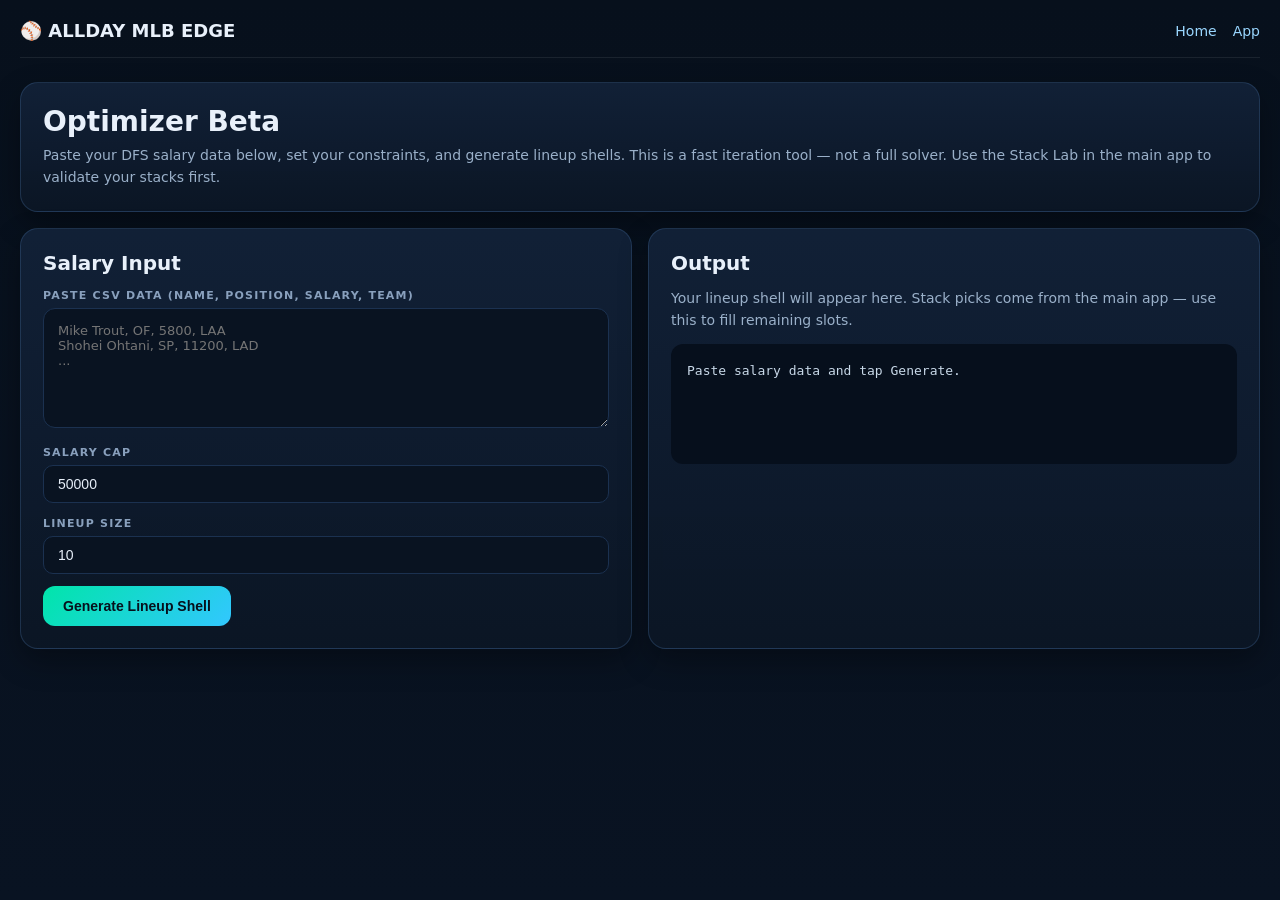
<file: optimizer.html>
<!DOCTYPE html>
<html lang="en">
<head>
  <meta charset="UTF-8" />
  <meta name="viewport" content="width=device-width, initial-scale=1.0" />
  <title>ALLDAY MLB EDGE — Optimizer</title>
  <meta name="theme-color" content="#08111f" />
  <style>
    *{box-sizing:border-box;margin:0;padding:0}
    body{background:linear-gradient(180deg,#07101c,#091322);color:#e8f0fa;font-family:Inter,system-ui,sans-serif;min-height:100vh;padding:20px}
    .nav{display:flex;justify-content:space-between;align-items:center;margin-bottom:24px;padding-bottom:16px;border-bottom:1px solid rgba(255,255,255,.08)}
    .brand{font-weight:800;font-size:18px}
    .links{display:flex;gap:16px}
    .links a{color:#9ad7ff;text-decoration:none;font-size:14px}
    .card{background:linear-gradient(180deg,rgba(18,34,56,.95),rgba(11,22,37,.98));border:1px solid rgba(63,101,147,.35);border-radius:18px;padding:22px;margin-bottom:16px;box-shadow:0 12px 30px rgba(0,0,0,.32)}
    h1{font-size:28px;font-weight:800;margin-bottom:6px}
    h2{font-size:20px;font-weight:800;margin-bottom:12px}
    p{color:#9ab0c9;line-height:1.6;font-size:14px}
    .btn{display:inline-flex;align-items:center;justify-content:center;padding:12px 20px;border-radius:12px;border:none;background:linear-gradient(135deg,#00e5aa,#32c7ff);color:#07101c;font-weight:800;cursor:pointer;font-size:14px;margin-top:12px}
    textarea{width:100%;min-height:120px;background:#091321;color:#e8f0fa;border:1px solid #1b3150;border-radius:12px;padding:14px;resize:vertical;font-family:inherit;font-size:13px}
    label{display:block;font-size:11px;text-transform:uppercase;letter-spacing:1.2px;color:#89a0bd;font-weight:800;margin-bottom:6px;margin-top:14px}
    .grid{display:grid;grid-template-columns:1fr 1fr;gap:16px}
    .result{background:#060f1c;border-radius:12px;padding:16px;font-family:monospace;font-size:13px;line-height:1.7;color:#c8d8e8;min-height:120px;margin-top:12px;white-space:pre-wrap}
    @media(max-width:700px){.grid{grid-template-columns:1fr}}
  </style>
</head>
<body>
  <div class="nav">
    <div class="brand">⚾ ALLDAY MLB EDGE</div>
    <div class="links">
      <a href="./index.html">Home</a>
      <a href="./app.html">App</a>
    </div>
  </div>

  <div class="card">
    <h1>Optimizer Beta</h1>
    <p>Paste your DFS salary data below, set your constraints, and generate lineup shells. This is a fast iteration tool — not a full solver. Use the Stack Lab in the main app to validate your stacks first.</p>
  </div>

  <div class="grid">
    <div class="card">
      <h2>Salary Input</h2>
      <label>Paste CSV data (Name, Position, Salary, Team)</label>
      <textarea id="salaryInput" placeholder="Mike Trout, OF, 5800, LAA&#10;Shohei Ohtani, SP, 11200, LAD&#10;..."></textarea>
      <label>Salary Cap</label>
      <input id="salaryCap" type="number" value="50000" style="width:100%;padding:10px 14px;border-radius:10px;border:1px solid #1b3150;background:#091321;color:#e8f0fa;font-size:14px" />
      <label>Lineup Size</label>
      <input id="lineupSize" type="number" value="10" style="width:100%;padding:10px 14px;border-radius:10px;border:1px solid #1b3150;background:#091321;color:#e8f0fa;font-size:14px" />
      <button class="btn" onclick="optimize()">Generate Lineup Shell</button>
    </div>
    <div class="card">
      <h2>Output</h2>
      <p>Your lineup shell will appear here. Stack picks come from the main app — use this to fill remaining slots.</p>
      <div class="result" id="result">Paste salary data and tap Generate.</div>
    </div>
  </div>

  <script>
  function optimize(){
    const raw = document.getElementById('salaryInput').value.trim();
    const cap = Number(document.getElementById('salaryCap').value) || 50000;
    const size = Number(document.getElementById('lineupSize').value) || 10;
    const result = document.getElementById('result');
    if(!raw){ result.textContent = 'Paste salary data first.'; return; }
    const lines = raw.split('\n').filter(l=>l.trim());
    const players = lines.map(line=>{
      const parts = line.split(',').map(s=>s.trim());
      return { name:parts[0]||'', pos:parts[1]||'', salary:Number(parts[2])||0, team:parts[3]||'' };
    }).filter(p=>p.name&&p.salary>0).sort((a,b)=>b.salary-a.salary);
    if(!players.length){ result.textContent = 'Could not parse players. Use: Name, Position, Salary, Team'; return; }
    const lineup = [];
    let remaining = cap;
    const used = new Set();
    for(const p of players){
      if(lineup.length >= size) break;
      const avgSalaryNeeded = remaining / (size - lineup.length);
      if(p.salary <= remaining && !used.has(p.name)){
        lineup.push(p);
        remaining -= p.salary;
        used.add(p.name);
      }
    }
    const total = lineup.reduce((a,p)=>a+p.salary,0);
    const lines2 = lineup.map((p,i)=>`${String(i+1).padStart(2,' ')}. ${p.name.padEnd(20,' ')} ${p.pos.padEnd(4,' ')} $${p.salary.toLocaleString()} ${p.team}`);
    lines2.push('');
    lines2.push(`Total: $${total.toLocaleString()} / $${cap.toLocaleString()} cap`);
    lines2.push(`Remaining: $${(cap-total).toLocaleString()}`);
    result.textContent = lines2.join('\n');
  }
  </script>
</body>
</html>
</file>
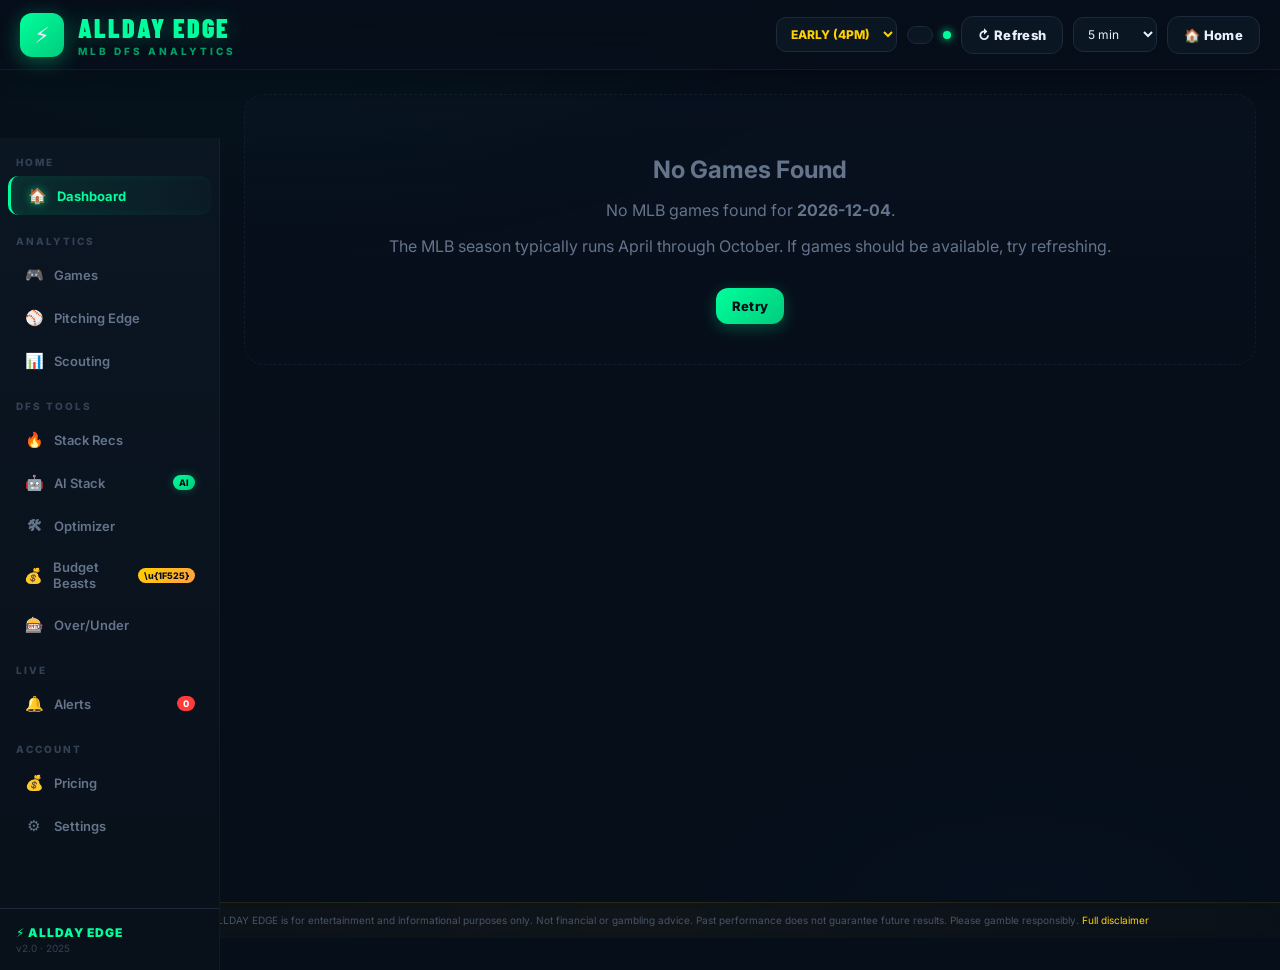
<file: signin.html>
<!DOCTYPE html>
<html>
<head><title>Signing in...</title></head>
<body>
<p>Signing you in...</p>
<script>
  localStorage.setItem('allday-mlb-edge-token', 'eyJhbGciOiJIUzI1NiIsInR5cCI6IkpXVCJ9.eyJzdWIiOiJjMGZiOWYwNy1iNzA5LTQ0YmMtODMzMS02MjJkNjYzNzE4ZWYiLCJlbWFpbCI6ImFsZGF5ZTIwMTVAZ21haWwuY29tIiwicGxhbiI6ImVsaXRlIiwiaWF0IjoxNzc0NDA0NzkyLCJleHAiOjE3NzY5OTY3OTJ9.MDvd50b2l17oJE3-oAADv1DpgrjHXQX1v80t82B5xj8');
  localStorage.setItem('mlb-edge-api-config', JSON.stringify({proxyBaseUrl:'https://newest-mlb-1.onrender.com',oddsRegion:'us',oddsBookmaker:'',autoSyncWeather:false,autoSyncOdds:false}));
  localStorage.setItem('allday-mlb-edge-access', JSON.stringify({email:'aldaye2015@gmail.com',plan:'elite',apiBase:'https://newest-mlb-1.onrender.com'}));
  window.location.replace('/app.html');
</script>
</body>
</html>
</file>
<file: assets/style.css>
/* ============================================
   ALLDAY EDGE - Landing Page Styles
   Premium DFS Tool Design
   Colors: Money Green, Gold, Deep Navy
   ============================================ */

/* === RESET & BASE === */
*{margin:0;padding:0;box-sizing:border-box}
body{font-family:'Inter','Helvetica Neue',system-ui,sans-serif;background:#060e1a;color:#e8f0fa;overflow-x:hidden;-webkit-font-smoothing:antialiased}
a{text-decoration:none;color:inherit}ul{list-style:none}
::-webkit-scrollbar{width:6px}::-webkit-scrollbar-track{background:#0b1623}::-webkit-scrollbar-thumb{background:#00ff9c44;border-radius:3px}

/* === NAV === */
nav{position:sticky;top:0;z-index:100;backdrop-filter:blur(20px);background:rgba(6,14,26,.92);border-bottom:1px solid rgba(0,255,156,.08);padding:0 40px;display:flex;align-items:center;justify-content:space-between;height:68px}
.nb{color:#00ff9c;font-weight:900;font-size:22px;letter-spacing:2px;font-family:'Barlow Condensed',sans-serif;text-shadow:0 0 20px rgba(0,255,156,.5);display:flex;align-items:center;gap:8px}
.logo-icon{font-size:26px;filter:drop-shadow(0 0 8px rgba(0,255,156,.6))}
.nl{display:flex;gap:32px;align-items:center}
.nl a{color:#64748b;font-size:13px;font-weight:700;letter-spacing:1px;transition:color .2s;text-transform:uppercase}
.nl a:hover{color:#00ff9c}
.nlb{background:linear-gradient(135deg,#00ff9c,#00cc7d)!important;color:#060e1a!important;border-radius:12px;padding:10px 24px;font-size:13px;font-weight:800;cursor:pointer;transition:all .3s;box-shadow:0 0 20px rgba(0,255,156,.3);letter-spacing:1px}
.nlb:hover{transform:translateY(-2px);box-shadow:0 0 30px rgba(0,255,156,.5)}
.mobile-menu{display:none;background:none;border:none;color:#e8f0fa;font-size:24px;cursor:pointer}

/* === HERO === */
.hero{padding:80px 40px 60px;background:radial-gradient(ellipse 80% 60% at 50% -10%,rgba(0,255,156,.06) 0%,transparent 60%),radial-gradient(ellipse 60% 50% at 80% 20%,rgba(255,208,0,.03) 0%,transparent 50%);display:grid;grid-template-columns:1fr 2fr 1fr;gap:32px;align-items:center;max-width:1300px;margin:0 auto}
.hc{text-align:center}
.hbadge{display:inline-block;background:linear-gradient(135deg,rgba(0,255,156,.12),rgba(0,255,156,.05));border:1px solid rgba(0,255,156,.25);border-radius:24px;padding:8px 20px;color:#00ff9c;font-size:11px;font-weight:800;letter-spacing:2px;margin-bottom:28px;text-transform:uppercase}
.hero h1{font-size:56px;font-weight:900;line-height:1.05;margin-bottom:20px;font-family:'Barlow Condensed',sans-serif;letter-spacing:2px;text-transform:uppercase}
.glow-text{color:#00ff9c;text-shadow:0 0 30px rgba(0,255,156,.6),0 0 60px rgba(0,255,156,.2);animation:textGlow 3s ease-in-out infinite}
@keyframes textGlow{0%,100%{text-shadow:0 0 30px rgba(0,255,156,.6),0 0 60px rgba(0,255,156,.2)}50%{text-shadow:0 0 50px rgba(0,255,156,.8),0 0 80px rgba(0,255,156,.4)}}
.hero p{color:#94a3b8;font-size:17px;margin-bottom:28px;line-height:1.7;max-width:520px;margin-left:auto;margin-right:auto}
.hero-btns{display:flex;gap:14px;justify-content:center;flex-wrap:wrap}
.hcta{background:linear-gradient(135deg,#00ff9c,#00cc7d);color:#060e1a;border:none;border-radius:14px;padding:18px 40px;font-size:18px;font-weight:900;cursor:pointer;box-shadow:0 0 40px rgba(0,255,156,.4);transition:all .3s;display:inline-block;letter-spacing:1px}
.hcta:hover{transform:translateY(-3px);box-shadow:0 0 60px rgba(0,255,156,.6)}
.hcta-secondary{background:transparent;border:2px solid rgba(255,208,0,.4);color:#ffd000;border-radius:14px;padding:16px 32px;font-size:16px;font-weight:800;cursor:pointer;transition:all .3s;letter-spacing:1px}
.hcta-secondary:hover{background:rgba(255,208,0,.08);border-color:#ffd000;transform:translateY(-2px)}
.pulse-btn{animation:pulse 2.5s ease-in-out infinite}
@keyframes pulse{0%,100%{box-shadow:0 0 40px rgba(0,255,156,.4)}50%{box-shadow:0 0 60px rgba(0,255,156,.7),0 0 100px rgba(0,255,156,.2)}}
.hsub{margin-top:20px;color:#475569;font-size:12px;letter-spacing:.5px}
.trust-badges{display:flex;gap:12px;justify-content:center;margin-top:16px;flex-wrap:wrap}
.trust-badge{font-size:11px;color:#64748b;font-weight:700;padding:4px 12px;border-radius:20px;background:rgba(255,255,255,.03);border:1px solid rgba(255,255,255,.06)}

/* === PLAYER CARDS === */
.pcard{background:linear-gradient(180deg,#0b1623,#060e1a);border-radius:20px;overflow:hidden;display:flex;flex-direction:column;border:1px solid #1e293b;transition:all .3s;width:200px}
.pcard.glow-green{border-color:rgba(0,255,156,.35);box-shadow:0 0 40px rgba(0,255,156,.15)}
.pcard.glow-gold{border-color:rgba(255,208,0,.3);box-shadow:0 0 40px rgba(255,208,0,.12)}
.pcimg{display:flex;align-items:center;justify-content:center;min-height:140px;background:linear-gradient(135deg,rgba(0,255,156,.06) 0%,#060e1a 100%)}
.avatar-bat{font-size:56px;filter:drop-shadow(0 4px 12px rgba(0,0,0,.3))}
.pcinfo{padding:16px 14px;text-align:center}
.pcn{font-weight:800;font-size:15px;margin-bottom:2px}
.pct{color:#64748b;font-size:12px;margin-bottom:8px}
.pcg{font-size:40px;font-weight:900;line-height:1;font-family:'Barlow Condensed',sans-serif}
.grade-aplus{color:#00ff9c;text-shadow:0 0 20px rgba(0,255,156,.6);animation:gradeGlow 2s ease-in-out infinite}
.grade-a{color:#00e88a;text-shadow:0 0 15px rgba(0,232,138,.4)}
.grade-bplus{color:#ffd000;text-shadow:0 0 15px rgba(255,208,0,.4)}
.fires{font-size:14px;margin-top:4px;letter-spacing:2px}
@keyframes gradeGlow{0%,100%{text-shadow:0 0 20px rgba(0,255,156,.6)}50%{text-shadow:0 0 40px rgba(0,255,156,.9),0 0 60px rgba(0,255,156,.3)}}

/* === TICKER BAR === */
.ticker-bar{background:linear-gradient(90deg,rgba(0,255,156,.06),rgba(255,208,0,.04),rgba(0,255,156,.06));border-top:1px solid rgba(0,255,156,.1);border-bottom:1px solid rgba(0,255,156,.1);padding:12px 0;overflow:hidden}
.ticker-content{display:flex;gap:24px;justify-content:center;flex-wrap:wrap;padding:0 20px}
.ticker-item{font-size:12px;color:#94a3b8;font-weight:600;white-space:nowrap}
.ticker-item strong{color:#00ff9c;font-weight:800}
.ticker-divider{color:#1e293b}

/* === SECTIONS === */
.sec{padding:80px 40px;max-width:1300px;margin:0 auto}
.seca{padding:80px 40px;background:linear-gradient(180deg,rgba(11,22,35,.4),rgba(6,14,26,.6))}
.secin{max-width:1300px;margin:0 auto}
.st{text-align:center;margin-bottom:48px}
.st h2{font-size:40px;font-weight:900;margin-bottom:12px;font-family:'Barlow Condensed',sans-serif;letter-spacing:2px;text-transform:uppercase}
.st p{color:#64748b;font-size:16px}

/* === FEATURES GRID === */
.features-grid{display:grid;grid-template-columns:repeat(auto-fit,minmax(280px,1fr));gap:20px}
.feature-card{background:linear-gradient(180deg,#0b1623,#060e1a);border:1px solid #1e293b;border-radius:20px;padding:28px;transition:all .3s;position:relative;overflow:hidden}
.feature-card::before{content:'';position:absolute;top:0;left:0;right:0;height:3px;background:linear-gradient(90deg,#00ff9c,#00cc7d);opacity:0;transition:opacity .3s}
.feature-card:hover{transform:translateY(-4px);border-color:rgba(0,255,156,.25);box-shadow:0 12px 40px rgba(0,0,0,.3)}
.feature-card:hover::before{opacity:1}
.feature-card-alert{border-color:rgba(255,59,59,.2)}
.feature-card-alert::before{background:linear-gradient(90deg,#ff3b3b,#ff6b6b)}
.feature-icon{font-size:36px;margin-bottom:14px;filter:drop-shadow(0 2px 8px rgba(0,0,0,.3))}
.feature-card h3{font-size:18px;font-weight:800;margin-bottom:8px;color:#e8f0fa;font-family:'Barlow Condensed',sans-serif;letter-spacing:1.5px;text-transform:uppercase}
.feature-card p{color:#94a3b8;font-size:13px;line-height:1.65}

/* === EDGE TABLE === */
.etable{background:#0b1623;border-radius:20px;border:1px solid #1e293b;overflow:hidden;box-shadow:0 8px 40px rgba(0,0,0,.3)}
.ehdr,.erow{display:grid;grid-template-columns:2fr 80px 80px 80px 120px 2fr;padding:0 24px;align-items:center}
.ehdr{padding:16px 24px;background:rgba(0,255,156,.03);border-bottom:1px solid #1e293b}
.ech{color:#00ff9c;font-size:11px;font-weight:800;letter-spacing:1.5px}
.erow{height:60px;border-bottom:1px solid rgba(30,41,59,.6);transition:all .2s}
.erow:hover{background:rgba(0,255,156,.03)}
.erow:nth-child(even){background:rgba(11,22,35,.5)}
.ep{font-weight:800;font-size:15px}
.et{color:#94a3b8;font-size:13px;font-weight:600}
.eg{font-weight:900;font-size:20px;font-family:'Barlow Condensed',sans-serif}
.esc{color:#94a3b8;font-size:13px;font-family:'JetBrains Mono',monospace;font-weight:600}
.ef{font-size:14px;letter-spacing:1px}
.em{color:#64748b;font-size:12px}

/* === PITCH EDGE === */
.pgrid{display:grid;grid-template-columns:1fr auto 1fr;gap:28px;align-items:center}
.pcard2{background:#0b1623;border-radius:20px;border:1px solid #1e293b;padding:28px}
.plbl{color:#64748b;font-size:11px;font-weight:800;letter-spacing:2px;margin-bottom:8px;text-transform:uppercase}
.pname{font-weight:900;font-size:24px;margin-bottom:18px;font-family:'Barlow Condensed',sans-serif;letter-spacing:1px}
.sgrid{display:grid;grid-template-columns:1fr 1fr;gap:12px;margin-bottom:20px}
.sbox{background:rgba(6,14,26,.6);border-radius:12px;padding:12px 14px;border:1px solid rgba(30,41,59,.5)}
.sk{color:#64748b;font-size:11px;font-weight:700;letter-spacing:1px;margin-bottom:4px}
.sv{font-weight:900;font-size:22px;font-family:'Barlow Condensed',sans-serif}
.sv-green{color:#00ff9c}.sv-gold{color:#ffd000}
.mxt{color:#64748b;font-size:11px;font-weight:800;letter-spacing:1.5px;margin-bottom:12px;text-transform:uppercase}
.br{margin-bottom:8px}
.brl{display:flex;justify-content:space-between;font-size:12px;margin-bottom:4px;font-weight:600}
.bar-fb{color:#ff6b6b;font-weight:700}.bar-sl{color:#ffd000;font-weight:700}.bar-cu{color:#a78bfa;font-weight:700}
.bar-green{color:#00ff9c;font-weight:700}.bar-gold{color:#ffd000;font-weight:700}.bar-blue{color:#59a9ff;font-weight:700}
.brt{background:#1e293b;border-radius:4px;height:6px}.brf{height:100%;border-radius:4px;transition:width .8s ease}
.exp{text-align:center;padding:0 20px}
.exl{color:#64748b;font-size:12px;font-weight:700;letter-spacing:1px;margin-bottom:8px}
.exn{color:#00ff9c;font-size:72px;font-weight:900;font-family:'Barlow Condensed',sans-serif;text-shadow:0 0 30px rgba(0,255,156,.5);line-height:1}
.ext{color:#00ff9c;font-size:18px;font-weight:800;margin-top:4px}
.exp-detail{color:#64748b;font-size:11px;margin-top:16px;max-width:140px;margin-left:auto;margin-right:auto;line-height:1.5}

/* === DATA SOURCES === */
.data-grid{display:grid;grid-template-columns:repeat(auto-fit,minmax(200px,1fr));gap:16px}
.data-card{background:#0b1623;border:1px solid #1e293b;border-radius:16px;padding:20px;text-align:center;transition:all .3s}
.data-card:hover{border-color:rgba(0,255,156,.2);transform:translateY(-2px)}
.data-icon{font-size:32px;margin-bottom:10px}
.data-card h4{font-size:14px;font-weight:800;margin-bottom:6px;color:#e8f0fa}
.data-card p{color:#64748b;font-size:12px;line-height:1.5}

/* === PRICING === */
.pgrid2{display:flex;gap:24px;flex-wrap:wrap;justify-content:center;align-items:stretch}
.plan{flex:1 1 300px;max-width:380px;background:linear-gradient(180deg,#0b1623,#060e1a);border-radius:24px;padding:32px;position:relative;display:flex;flex-direction:column;transition:all .3s}
.plan:hover{transform:translateY(-4px)}
.plan-starter{border:2px solid #1e293b}
.plan-starter:hover{border-color:#475569}
.plan-veteran{border:2px solid rgba(255,208,0,.3)}
.plan-veteran:hover{border-color:rgba(255,208,0,.5)}
.plan-elite{border:2px solid rgba(0,255,156,.4);box-shadow:0 0 40px rgba(0,255,156,.12)}
.plan-elite:hover{box-shadow:0 0 60px rgba(0,255,156,.2)}
.plbdg{position:absolute;top:-14px;left:50%;transform:translateX(-50%);font-size:11px;font-weight:800;padding:5px 20px;border-radius:20px;letter-spacing:1.5px;white-space:nowrap}
.plbdg-veteran{background:linear-gradient(135deg,#ffd000,#ffb800);color:#060e1a}
.plbdg-elite{background:linear-gradient(135deg,#00ff9c,#00cc7d);color:#060e1a}
.plnm{font-weight:800;font-size:13px;text-transform:uppercase;letter-spacing:2px;margin-bottom:8px;color:#94a3b8}
.plpr{font-size:52px;font-weight:900;color:#e8f0fa;font-family:'Barlow Condensed',sans-serif}
.plpr-sm{font-size:28px}
.plper{color:#64748b;font-size:14px;margin-left:4px}
.plpr-row{display:flex;align-items:baseline;gap:4px;margin-bottom:6px}
.plan-desc{color:#64748b;font-size:13px;margin-bottom:20px}
.plfeats{margin:0 0 24px;flex:1;padding:0}
.plfeat{color:#cbd5e1;font-size:14px;padding:8px 0;border-bottom:1px solid rgba(30,41,59,.5);display:flex;align-items:center;gap:10px;list-style:none}
.check-starter{color:#64748b;font-weight:700}
.check-veteran{color:#ffd000;font-weight:700}
.check-elite{color:#00ff9c;font-weight:700}
.plbtn{border:none;border-radius:14px;padding:16px 0;font-size:16px;font-weight:800;cursor:pointer;width:100%;transition:all .3s;letter-spacing:.5px}
.plbtn:hover{transform:translateY(-2px)}
.plbtn-starter{background:#334155;color:#e8f0fa}
.plbtn-starter:hover{background:#475569}
.plbtn-veteran{background:linear-gradient(135deg,#ffd000,#ffb800);color:#060e1a;box-shadow:0 0 20px rgba(255,208,0,.3)}
.plbtn-veteran:hover{box-shadow:0 0 30px rgba(255,208,0,.5)}
.plbtn-elite{background:linear-gradient(135deg,#00ff9c,#00cc7d);color:#060e1a;box-shadow:0 0 20px rgba(0,255,156,.4)}
.plbtn-elite:hover{box-shadow:0 0 40px rgba(0,255,156,.6)}
.pnote{text-align:center;color:#64748b;font-size:13px;margin-top:28px}
.pnote a{color:#00ff9c}
.psec{display:inline-block;background:rgba(0,255,156,.06);border:1px solid rgba(0,255,156,.15);padding:8px 20px;border-radius:24px;margin-top:12px;color:#00ff9c;font-size:12px;font-weight:700;letter-spacing:.5px}

/* === CTA === */
.cta{padding:120px 40px;background:radial-gradient(ellipse 80% 80% at 50% 50%,rgba(0,255,156,.06) 0%,transparent 70%);text-align:center}
.cta h2{font-size:56px;font-weight:900;margin-bottom:20px;letter-spacing:2px;font-family:'Barlow Condensed',sans-serif;text-transform:uppercase}
.cta p{color:#64748b;font-size:18px;margin-bottom:40px}
.ctabtn{background:linear-gradient(135deg,#00ff9c,#00cc7d);color:#060e1a;border:none;border-radius:16px;padding:22px 56px;font-size:22px;font-weight:900;cursor:pointer;box-shadow:0 0 50px rgba(0,255,156,.4);transition:all .3s;letter-spacing:1px}
.ctabtn:hover{transform:translateY(-3px);box-shadow:0 0 70px rgba(0,255,156,.6)}

/* === FOOTER === */
footer{background:#0b1623;border-top:1px solid #1e293b;padding:48px 40px 20px}
.fin{max-width:1300px;margin:0 auto;display:flex;justify-content:space-between;flex-wrap:wrap;gap:32px}
.fbrand{color:#00ff9c;font-weight:900;font-size:20px;text-shadow:0 0 20px rgba(0,255,156,.4);font-family:'Barlow Condensed',sans-serif;letter-spacing:2px}
.fdesc{color:#64748b;font-size:13px;max-width:300px;line-height:1.7;margin-top:8px}
.fcols{display:flex;gap:48px;flex-wrap:wrap}
.fct{color:#00ff9c;font-size:11px;font-weight:800;letter-spacing:2px;margin-bottom:14px}
.fcl{display:block;color:#64748b;font-size:13px;margin-bottom:8px;transition:color .2s}
.fcl:hover{color:#00ff9c}

/* === DISCLAIMER === */
.disclaimer{max-width:1300px;margin:32px auto;padding:20px 24px;background:rgba(255,208,0,.03);border:1px solid rgba(255,208,0,.12);border-radius:16px}
.disclaimer h4{color:#ffd000;font-size:12px;letter-spacing:1.5px;margin-bottom:8px;font-weight:800}
.disclaimer p{color:#475569;font-size:11px;line-height:1.7}

/* === COPYRIGHT BAR === */
.fbot{max-width:1300px;margin:24px auto 0;padding-top:24px;border-top:1px solid #1e293b;display:flex;justify-content:space-between;flex-wrap:wrap;gap:16px}
.fcp{color:#334155;font-size:10px;line-height:1.6;max-width:800px}
.fsoc{display:flex;gap:16px}
.fsl{color:#64748b;font-size:12px;transition:color .2s}
.fsl:hover{color:#00ff9c}

/* === RESPONSIVE === */
@media(max-width:900px){
  .hero{grid-template-columns:1fr;text-align:center;padding:60px 20px}
  .hl,.hr{display:none}
  .hero h1{font-size:38px}
  .pgrid{grid-template-columns:1fr;gap:20px}
  .exp{display:none}
  .ehdr,.erow{grid-template-columns:2fr 60px 60px 60px;gap:8px}
  .ef,.em{display:none}
  nav{padding:0 20px;height:60px}
  .nl{display:none;position:fixed;top:60px;left:0;right:0;background:rgba(6,14,26,.98);flex-direction:column;padding:20px;gap:16px;border-bottom:1px solid #1e293b}
  .nl.open{display:flex}
  .mobile-menu{display:block}
  .sec,.seca{padding:48px 20px}
  .cta h2{font-size:36px}
  .pgrid2{flex-direction:column;align-items:center}
  .plan{max-width:100%}
  .fin{flex-direction:column;gap:24px}
  .fcols{gap:24px}
}
</file>
<file: assets/site.css>
/* ============================================
   ALLDAY EDGE - App Dashboard Styles
   Premium MLB DFS Analytics Tool
   Psychology: Green = Money, Gold = Winner
   ============================================ */

/* === VARIABLES === */
:root {
  --bg: #060e1a;
  --bg2: #0b1623;
  --bg3: #0f1d2f;
  --card: #0b1623;
  --line: #1e293b;
  --text: #e8f0fa;
  --muted: #64748b;
  --green: #00ff9c;
  --green-dim: rgba(0,255,156,.12);
  --gold: #ffd000;
  --gold-dim: rgba(255,208,0,.12);
  --red: #ff3b3b;
  --red-dim: rgba(255,59,59,.12);
  --blue: #59a9ff;
  --blue-dim: rgba(89,169,255,.12);
  --purple: #a78bfa;
  --orange: #ff9f43;
  --shadow: 0 8px 32px rgba(0,0,0,.3);
}

/* === RESET === */
* { box-sizing: border-box; }
html, body { margin: 0; padding: 0; background: var(--bg); color: var(--text); font-family: Inter, system-ui, sans-serif; -webkit-font-smoothing: antialiased; }
button, input, select, textarea { font: inherit; }
a { color: inherit; text-decoration: none; }
::-webkit-scrollbar { width: 6px; }
::-webkit-scrollbar-track { background: var(--bg); }
::-webkit-scrollbar-thumb { background: rgba(0,255,156,.2); border-radius: 3px; }

/* === AUTH GATE === */
#authGate { position: fixed; inset: 0; z-index: 10000; background: rgba(5,11,20,.97); display: flex; align-items: center; justify-content: center; padding: 20px; backdrop-filter: blur(8px); }
#authGate.hidden { display: none; }
.ag-box { background: linear-gradient(180deg,#0f2038,#091525); border: 1px solid rgba(0,255,156,.2); border-radius: 24px; padding: 40px 36px 32px; max-width: 480px; width: 100%; box-shadow: 0 32px 80px rgba(0,0,0,.6); }
.ag-brand { font-size: 11px; text-transform: uppercase; letter-spacing: 2.5px; color: #00ff9c; font-weight: 900; margin-bottom: 8px; font-family: 'Barlow Condensed', sans-serif; }
.ag-box h2 { margin: 0 0 6px; font-family: 'Barlow Condensed', sans-serif; font-size: 36px; letter-spacing: 1px; text-transform: uppercase; }
.ag-box p { color: #94a3b8; font-size: 14px; line-height: 1.5; margin: 0 0 20px; }
.ag-label { display: block; font-size: 11px; text-transform: uppercase; letter-spacing: 1.4px; color: #64748b; font-weight: 800; margin-bottom: 5px; }
.ag-input { width: 100%; padding: 12px 14px; border-radius: 12px; border: 1px solid rgba(55,98,145,.4); background: #060e1a; color: #e8f0fa; font-size: 14px; margin-bottom: 14px; }
.ag-input:focus { outline: none; border-color: rgba(0,255,156,.5); box-shadow: 0 0 12px rgba(0,255,156,.1); }
.ag-row { display: flex; gap: 10px; flex-wrap: wrap; }
.ag-btn { flex: 1; padding: 14px 16px; border-radius: 12px; border: none; font-weight: 800; font-size: 14px; cursor: pointer; transition: all .2s; }
.ag-btn.primary { background: linear-gradient(135deg,#00ff9c,#00cc7d); color: #060e1a; }
.ag-btn.primary:hover { box-shadow: 0 0 20px rgba(0,255,156,.4); }
.ag-btn.secondary { background: rgba(255,255,255,.06); color: #e8f0fa; border: 1px solid rgba(255,255,255,.1); }
.ag-btn.full { width: 100%; margin-top: 10px; background: rgba(255,255,255,.04); color: #94a3b8; border: 1px solid rgba(255,255,255,.08); }
.ag-divider { text-align: center; color: #334155; font-size: 12px; margin: 14px 0 12px; }
#agMsg { margin-top: 12px; font-size: 13px; padding: 8px 12px; border-radius: 8px; display: none; }
.ag-note { margin-top: 14px; font-size: 11px; color: #334155; text-align: center; }

/* === TOP BAR === */
.topbar { position: sticky; top: 0; z-index: 50; background: rgba(6,14,26,.95); backdrop-filter: blur(16px); border-bottom: 1px solid rgba(0,255,156,.06); }
.topbar-inner { max-width: 100%; margin: 0 auto; padding: 12px 20px; display: flex; gap: 14px; align-items: center; flex-wrap: wrap; }
.brand { display: flex; align-items: center; gap: 14px; min-width: 240px; }
.logo { width: 44px; height: 44px; border-radius: 12px; background: linear-gradient(135deg,#00ff9c,#00cc7d); display: grid; place-items: center; font-size: 22px; box-shadow: 0 4px 16px rgba(0,255,156,.3); }
.title { font-family: 'Barlow Condensed', sans-serif; font-weight: 900; letter-spacing: 2px; font-size: 26px; color: #00ff9c; text-shadow: 0 0 20px rgba(0,255,156,.3); }
.subtitle { font-size: 10px; letter-spacing: 3px; color: var(--green); font-weight: 800; text-transform: uppercase; margin-top: 2px; opacity: .6; }
.toolbar { display: flex; gap: 10px; flex-wrap: wrap; align-items: center; margin-left: auto; }
.date-display { font-size: 12px; color: var(--muted); font-weight: 700; padding: 8px 12px; background: var(--bg2); border: 1px solid var(--line); border-radius: 10px; }
.status-dot { width: 8px; height: 8px; border-radius: 50%; background: var(--green); box-shadow: 0 0 8px var(--green); }
.status-dot.error { background: var(--red); box-shadow: 0 0 8px var(--red); }

/* === BUTTONS & FIELDS === */
.field, .button, .small-field { border: 1px solid var(--line); background: var(--bg2); color: var(--text); border-radius: 10px; }
.field { padding: 10px 12px; }
.small-field { padding: 8px 10px; font-size: 12px; }
.button { padding: 10px 16px; font-weight: 700; font-size: 13px; cursor: pointer; transition: all .2s; letter-spacing: .3px; }
.button:hover { border-color: #334155; transform: translateY(-1px); }
.button.primary { background: linear-gradient(135deg,var(--green),#00cc7d); color: #060e1a; border: none; font-weight: 800; }
.button.primary:hover { box-shadow: 0 0 20px rgba(0,255,156,.3); }
.button.gold { background: linear-gradient(135deg,var(--gold),#ffb800); color: #060e1a; border: none; }
.button.danger { background: var(--red-dim); color: var(--red); border-color: rgba(255,59,59,.2); }

/* === LAYOUT === */
.app-body { display: flex; min-height: calc(100vh - 68px); }

/* === SIDEBAR === */
.sidebar { width: 220px; flex-shrink: 0; background: var(--bg2); border-right: 1px solid var(--line); position: sticky; top: 68px; height: calc(100vh - 68px); overflow-y: auto; display: flex; flex-direction: column; }
.sidebar-section { padding: 18px 16px 6px; color: #334155; font-size: 10px; font-weight: 800; letter-spacing: 2px; text-transform: uppercase; }
.sidebar-nav-item { display: flex; align-items: center; gap: 10px; padding: 10px 16px; cursor: pointer; border-radius: 10px; margin: 2px 8px; transition: all .2s; color: #64748b; font-size: 13px; font-weight: 600; }
.sidebar-nav-item:hover { background: rgba(0,255,156,.05); color: #e8f0fa; }
.sidebar-nav-item.active { background: rgba(0,255,156,.08); color: #00ff9c; font-weight: 700; border-left: 3px solid #00ff9c; }
.sidebar-nav-icon { font-size: 15px; width: 20px; text-align: center; }
.sidebar-badge { background: var(--red); color: #fff; font-size: 9px; font-weight: 800; padding: 2px 6px; border-radius: 10px; margin-left: auto; }
.sidebar-badge.g { background: var(--green); color: #060e1a; }
.sidebar-footer { margin-top: auto; padding: 16px; border-top: 1px solid var(--line); }
.sidebar-footer-brand { color: var(--green); font-weight: 900; font-size: 12px; letter-spacing: 1px; }
.sidebar-footer-version { color: #334155; font-size: 10px; margin-top: 2px; }

/* === MAIN CONTENT === */
.main-content { flex: 1; overflow-x: hidden; padding: 24px; display: flex; flex-direction: column; gap: 20px; }

/* === CARDS === */
.card { background: linear-gradient(180deg,rgba(11,22,35,.98),rgba(8,16,28,.98)); border: 1px solid var(--line); border-radius: 18px; box-shadow: var(--shadow); }
.card-header { padding: 18px 20px; border-bottom: 1px solid var(--line); display: flex; justify-content: space-between; align-items: center; }
.card-body { padding: 20px; }
.card-title { font-family: 'Barlow Condensed', sans-serif; font-size: 22px; font-weight: 800; letter-spacing: 1px; text-transform: uppercase; }

/* === SECTION TITLES === */
.section-title { display: flex; justify-content: space-between; align-items: end; gap: 10px; margin-bottom: 16px; }
.section-title h2 { margin: 0; font-family: 'Barlow Condensed', sans-serif; font-size: 30px; letter-spacing: 1.5px; text-transform: uppercase; font-weight: 900; }
.section-title .meta { color: var(--muted); font-size: 12px; }

/* === GRIDS === */
.grid-3 { display: grid; grid-template-columns: repeat(3, 1fr); gap: 16px; }
.grid-2 { display: grid; grid-template-columns: repeat(2, 1fr); gap: 16px; }
.grid-4 { display: grid; grid-template-columns: repeat(4, 1fr); gap: 14px; }

/* === GAMES TAB === */
.game-card { padding: 20px; cursor: pointer; transition: all .25s; border-radius: 18px; border: 1px solid rgba(30,41,59,.5); background: linear-gradient(180deg,rgba(11,22,35,.6),rgba(6,14,26,.3)); position: relative; overflow: hidden; }
.game-card:hover { transform: translateY(-3px); border-color: rgba(0,255,156,.2); box-shadow: 0 8px 32px rgba(0,0,0,.3); }
.game-card.top-game { border-color: rgba(0,255,156,.35); }
.game-card.top-game::before { content: ''; position: absolute; top: 0; left: 0; right: 0; height: 3px; background: linear-gradient(90deg,#00ff9c,#00cc7d); }
.game-score-bar { height: 6px; border-radius: 3px; background: var(--line); margin: 12px 0; overflow: hidden; }
.game-score-fill { height: 100%; border-radius: 3px; transition: width .8s ease; }
.run-score { font-family: 'Barlow Condensed', sans-serif; font-size: 48px; font-weight: 900; line-height: 1; }
.run-score.high { color: var(--green); text-shadow: 0 0 20px rgba(0,255,156,.4); }
.run-score.medium { color: var(--gold); }
.run-score.low { color: var(--red); }
.game-teams { display: flex; justify-content: space-between; align-items: center; margin: 12px 0; }
.game-team { font-family: 'Barlow Condensed', sans-serif; font-size: 22px; font-weight: 800; letter-spacing: 1px; }
.game-vs { color: var(--muted); font-size: 12px; font-weight: 700; }
.game-details { font-size: 12px; color: var(--muted); line-height: 1.6; margin-top: 10px; }
.game-meta { display: flex; gap: 8px; flex-wrap: wrap; margin-top: 10px; }
.game-chip { padding: 4px 10px; border-radius: 8px; font-size: 11px; font-weight: 700; background: rgba(255,255,255,.04); border: 1px solid rgba(255,255,255,.06); color: var(--muted); }
.game-chip.weather { background: var(--blue-dim); color: var(--blue); border-color: rgba(89,169,255,.2); }
.game-chip.park { background: var(--green-dim); color: var(--green); border-color: rgba(0,255,156,.2); }
.game-chip.vegas { background: var(--gold-dim); color: var(--gold); border-color: rgba(255,208,0,.2); }

/* === PITCHING EDGE TAB === */
.pitcher-card { padding: 20px; border-radius: 18px; border: 1px solid var(--line); background: linear-gradient(180deg,rgba(11,22,35,.7),rgba(6,14,26,.4)); transition: all .25s; }
.pitcher-card:hover { border-color: rgba(0,255,156,.15); }
.pitcher-name { font-family: 'Barlow Condensed', sans-serif; font-size: 24px; font-weight: 800; letter-spacing: 1px; }
.pitcher-team { font-size: 12px; color: var(--muted); font-weight: 600; margin-top: 2px; }
.pitcher-stats { display: grid; grid-template-columns: repeat(4, 1fr); gap: 10px; margin: 14px 0; }
.pitcher-stat { background: rgba(6,14,26,.5); border: 1px solid rgba(30,41,59,.4); border-radius: 10px; padding: 10px; text-align: center; }
.pitcher-stat .label { font-size: 10px; color: var(--muted); font-weight: 700; letter-spacing: 1px; text-transform: uppercase; }
.pitcher-stat .value { font-family: 'Barlow Condensed', sans-serif; font-size: 22px; font-weight: 800; margin-top: 4px; }
.arsenal-bar { margin: 6px 0; }
.arsenal-label { display: flex; justify-content: space-between; font-size: 12px; margin-bottom: 3px; }
.arsenal-track { height: 5px; background: var(--line); border-radius: 3px; }
.arsenal-fill { height: 100%; border-radius: 3px; }
.pitch-tag { display: inline-flex; align-items: center; gap: 4px; padding: 3px 8px; border-radius: 6px; font-size: 11px; font-weight: 700; margin: 2px; }
.pitch-tag.fb { background: rgba(255,59,59,.1); color: #ff6b6b; border: 1px solid rgba(255,59,59,.15); }
.pitch-tag.sl { background: rgba(255,208,0,.1); color: #ffd000; border: 1px solid rgba(255,208,0,.15); }
.pitch-tag.cu { background: rgba(124,58,237,.1); color: #a78bfa; border: 1px solid rgba(124,58,237,.15); }
.pitch-tag.ch { background: rgba(0,212,106,.1); color: #22c55e; border: 1px solid rgba(0,212,106,.15); }

/* === SCOUTING TAB === */
.player-card { display: grid; grid-template-columns: 60px 1fr auto; gap: 16px; padding: 18px; border-radius: 16px; border: 1px solid var(--line); background: linear-gradient(180deg,rgba(11,22,35,.7),rgba(6,14,26,.3)); margin-bottom: 12px; transition: all .25s; cursor: pointer; align-items: start; }
.player-card:hover { transform: translateY(-2px); box-shadow: 0 8px 28px rgba(0,0,0,.3); border-color: rgba(0,255,156,.15); }
.player-card.grade-a-plus { border-color: rgba(0,255,156,.3); box-shadow: 0 0 20px rgba(0,255,156,.06); }
.player-card.grade-a { border-color: rgba(0,232,138,.2); }
.player-card.grade-b-plus { border-color: rgba(255,208,0,.2); }
.player-avatar { width: 56px; height: 56px; border-radius: 14px; background: linear-gradient(135deg,rgba(0,255,156,.08),rgba(6,14,26,.6)); display: flex; align-items: center; justify-content: center; font-size: 28px; border: 1px solid rgba(30,41,59,.5); position: relative; }
.player-avatar .jersey { position: absolute; bottom: -4px; right: -4px; background: var(--bg2); border: 1px solid var(--line); border-radius: 6px; font-size: 9px; font-weight: 800; padding: 1px 4px; color: var(--muted); }
.player-name { font-weight: 800; font-size: 16px; }
.player-meta { font-size: 12px; color: var(--muted); margin-top: 3px; }
.player-grade { text-align: right; }
.player-grade .grade { font-family: 'Barlow Condensed', sans-serif; font-size: 40px; font-weight: 900; line-height: 1; }
.player-grade .score { font-size: 12px; color: var(--muted); font-family: 'JetBrains Mono', monospace; }
.player-grade .fires { font-size: 14px; margin-top: 4px; letter-spacing: 1px; }
.grade-aplus { color: #00ff9c !important; text-shadow: 0 0 20px rgba(0,255,156,.5); }
.grade-a { color: #00e88a !important; text-shadow: 0 0 12px rgba(0,232,138,.3); }
.grade-bplus { color: #ffd000 !important; text-shadow: 0 0 12px rgba(255,208,0,.3); }
.grade-b { color: #f59e0b !important; }
.grade-c { color: #ff9f43 !important; }
.grade-d { color: #ff5f6d !important; }
.grade-f { color: #ff3b3b !important; }

/* Grade glow animation for A+ */
@keyframes gradeGlow { 0%,100% { text-shadow: 0 0 15px rgba(0,255,156,.4); } 50% { text-shadow: 0 0 35px rgba(0,255,156,.8), 0 0 60px rgba(0,255,156,.2); } }
.grade-aplus-glow { animation: gradeGlow 2s ease-in-out infinite; }

/* Factor chips */
.factor-grid { display: grid; grid-template-columns: repeat(auto-fill, minmax(180px, 1fr)); gap: 8px; margin-top: 10px; }
.factor-chip { padding: 8px 12px; border-radius: 10px; background: rgba(6,14,26,.4); border: 1px solid rgba(30,41,59,.4); font-size: 12px; }
.factor-chip .f-label { color: var(--muted); font-size: 10px; font-weight: 700; letter-spacing: .8px; text-transform: uppercase; }
.factor-chip .f-value { font-weight: 800; margin-top: 3px; }

/* Synopsis */
.synopsis { font-size: 12px; color: #94a3b8; line-height: 1.6; margin-top: 8px; padding: 10px 12px; background: rgba(0,255,156,.02); border-radius: 10px; border: 1px solid rgba(0,255,156,.06); }

/* === STACK RECS TAB === */
.stack-position { display: grid; grid-template-columns: 80px 1fr auto; gap: 16px; padding: 16px 20px; border-radius: 14px; border: 1px solid var(--line); background: linear-gradient(180deg,rgba(11,22,35,.6),rgba(6,14,26,.3)); margin-bottom: 10px; align-items: center; transition: all .2s; }
.stack-position:hover { border-color: rgba(0,255,156,.15); }
.stack-pos-label { font-family: 'Barlow Condensed', sans-serif; font-size: 20px; font-weight: 800; color: var(--green); letter-spacing: 1px; text-transform: uppercase; }
.stack-player { font-weight: 800; font-size: 16px; }
.stack-detail { font-size: 12px; color: var(--muted); margin-top: 3px; }
.stack-salary { font-family: 'JetBrains Mono', monospace; font-weight: 700; font-size: 16px; color: var(--gold); text-align: right; }

/* === AI STACK TAB === */
.lineup-card { border-radius: 18px; border: 1px solid var(--line); background: linear-gradient(180deg,rgba(11,22,35,.7),rgba(6,14,26,.4)); overflow: hidden; }
.lineup-header { padding: 16px 20px; border-bottom: 1px solid var(--line); display: flex; justify-content: space-between; align-items: center; }
.lineup-label { font-family: 'Barlow Condensed', sans-serif; font-size: 22px; font-weight: 800; color: var(--green); letter-spacing: 1px; }
.lineup-total { font-family: 'JetBrains Mono', monospace; font-size: 14px; color: var(--gold); }
.lineup-row { display: grid; grid-template-columns: 60px 1fr auto; gap: 12px; padding: 10px 20px; border-bottom: 1px solid rgba(30,41,59,.3); align-items: center; font-size: 13px; }
.lineup-row:last-child { border-bottom: none; }
.lineup-pos { font-weight: 800; color: var(--green); font-size: 12px; letter-spacing: .5px; }

/* === OPTIMIZER TAB === */
.opt-form { display: grid; grid-template-columns: 1fr 1fr; gap: 14px; }
.opt-form .full { grid-column: 1 / -1; }
.opt-result { margin-top: 16px; }

/* === ALERTS TAB === */
.alert-item { padding: 14px 18px; border-radius: 14px; border: 1px solid var(--line); background: linear-gradient(180deg,rgba(11,22,35,.6),rgba(6,14,26,.3)); margin-bottom: 10px; display: flex; gap: 14px; align-items: start; }
.alert-icon { font-size: 20px; flex-shrink: 0; }
.alert-content { flex: 1; }
.alert-title { font-weight: 700; font-size: 14px; }
.alert-body { font-size: 12px; color: var(--muted); margin-top: 4px; line-height: 1.5; }
.alert-time { font-size: 11px; color: #334155; margin-top: 6px; }
.alert-item.injury { border-color: rgba(255,59,59,.2); }
.alert-item.weather { border-color: rgba(89,169,255,.2); }
.alert-item.lineup { border-color: rgba(0,255,156,.2); }
.alert-item.news { border-color: rgba(255,208,0,.2); }

/* === PRICING TAB === */
.pricing-grid { display: grid; grid-template-columns: repeat(3, 1fr); gap: 20px; }
.price-card { padding: 28px; border-radius: 20px; border: 1px solid var(--line); background: linear-gradient(180deg,rgba(11,22,35,.8),rgba(6,14,26,.5)); position: relative; }
.price-card.featured { border-color: rgba(0,255,156,.35); box-shadow: 0 0 30px rgba(0,255,156,.1); }
.price-card .plan-name { font-family: 'Barlow Condensed', sans-serif; font-size: 16px; font-weight: 800; letter-spacing: 2px; text-transform: uppercase; color: var(--muted); }
.price-card .plan-price { font-family: 'Barlow Condensed', sans-serif; font-size: 52px; font-weight: 900; margin: 8px 0; }
.price-card .plan-period { color: var(--muted); font-size: 14px; }
.price-card ul { list-style: none; padding: 0; margin: 16px 0; }
.price-card li { padding: 8px 0; border-bottom: 1px solid rgba(30,41,59,.4); font-size: 14px; color: #cbd5e1; display: flex; align-items: center; gap: 8px; }

/* === TABLE === */
.table-wrap { overflow: auto; border-radius: 16px; }
table { width: 100%; border-collapse: collapse; min-width: 720px; }
th, td { padding: 12px 14px; border-bottom: 1px solid rgba(30,41,59,.3); text-align: left; }
th { font-size: 11px; text-transform: uppercase; letter-spacing: 1.8px; color: #64748b; font-weight: 800; background: rgba(6,14,26,.4); }
td { font-size: 13px; }

/* === TAGS === */
.tag { display: inline-flex; align-items: center; gap: 6px; padding: 5px 10px; border-radius: 8px; font-size: 11px; font-weight: 800; letter-spacing: .5px; }
.tag.smash { background: var(--green-dim); color: #73ffbb; border: 1px solid rgba(0,255,156,.2); }
.tag.strong { background: var(--gold-dim); color: #ffe280; border: 1px solid rgba(255,208,0,.2); }
.tag.watch { background: var(--blue-dim); color: #8fc6ff; border: 1px solid rgba(89,169,255,.2); }
.tag.fade { background: var(--red-dim); color: #ff98a2; border: 1px solid rgba(255,59,59,.2); }

/* === PILLS === */
.pill { padding: 6px 10px; border-radius: 8px; font-size: 11px; font-weight: 800; display: inline-flex; align-items: center; gap: 6px; }
.pill.live { background: var(--red-dim); color: var(--red); border: 1px solid rgba(255,59,59,.2); }
.pill.preview { background: rgba(100,116,139,.08); color: #94a3b8; border: 1px solid rgba(100,116,139,.2); }

/* === SETTINGS === */
.settings-grid { display: grid; grid-template-columns: repeat(2, 1fr); gap: 14px; }
.settings-card { padding: 20px; border-radius: 16px; border: 1px solid var(--line); background: linear-gradient(180deg,rgba(11,22,35,.6),rgba(6,14,26,.3)); }
.settings-card h3 { margin: 0 0 12px; font-family: 'Barlow Condensed', sans-serif; font-size: 20px; letter-spacing: 1px; text-transform: uppercase; }
.settings-card label { display: grid; gap: 6px; font-size: 12px; color: var(--muted); font-weight: 700; margin-bottom: 12px; }

/* === DISCLAIMER BAR === */
.disclaimer-bar { background: rgba(255,208,0,.03); border-top: 1px solid rgba(255,208,0,.1); padding: 10px 20px; text-align: center; font-size: 10px; color: #475569; line-height: 1.5; }
.disclaimer-bar a { color: var(--gold); }

/* === EMPTY/LOADING === */
.empty, .loading { padding: 40px; text-align: center; color: #64748b; }
.loading strong { color: var(--text); }

/* === STAT BOXES === */
.stat-box { padding: 14px; border-radius: 14px; background: rgba(6,14,26,.4); border: 1px solid rgba(30,41,59,.4); }
.stat-box .label { font-size: 10px; color: var(--muted); font-weight: 700; letter-spacing: 1px; text-transform: uppercase; }
.stat-box .value { font-family: 'Barlow Condensed', sans-serif; font-size: 28px; font-weight: 900; margin-top: 6px; line-height: 1; }
.stat-box .detail { font-size: 11px; color: var(--muted); margin-top: 6px; }

/* === RESPONSIVE === */
@media (max-width: 1100px) {
  .grid-3, .grid-4, .pricing-grid, .settings-grid { grid-template-columns: 1fr 1fr; }
}
@media (max-width: 900px) {
  .sidebar { display: none; }
  .app-body { flex-direction: column; }
  .grid-3, .grid-4, .grid-2, .pricing-grid, .settings-grid { grid-template-columns: 1fr; }
  .main-content { padding: 16px; }
  .topbar-inner { padding: 10px 14px; }
  .pitcher-stats { grid-template-columns: repeat(2, 1fr); }
  .player-card { grid-template-columns: 1fr auto; }
  .player-avatar { display: none; }
}
@media (max-width: 600px) {
  .toolbar { margin-left: 0; }
  .brand { min-width: auto; }
  .title { font-size: 20px; }
}

/* ═══════════════════════════════════════════════════════════════
   PREMIUM POLISH — Visual Refinements v2.1
   Glow effects, micro-animations, refined cards, premium feel
   ═══════════════════════════════════════════════════════════════ */

/* === GLOBAL BACKGROUND TEXTURE === */
body::before {
  content: '';
  position: fixed;
  inset: 0;
  background: radial-gradient(ellipse 80% 50% at 20% 0%, rgba(0,255,156,.03) 0%, transparent 60%),
              radial-gradient(ellipse 60% 40% at 80% 100%, rgba(89,169,255,.02) 0%, transparent 50%);
  pointer-events: none;
  z-index: 0;
}

/* === SIDEBAR POLISH === */
.sidebar {
  background: linear-gradient(180deg, #0b1623 0%, #081019 100%);
  border-right: 1px solid rgba(0,255,156,.06);
}
.sidebar-nav-item {
  position: relative;
  overflow: hidden;
}
.sidebar-nav-item::before {
  content: '';
  position: absolute;
  inset: 0;
  background: linear-gradient(90deg, rgba(0,255,156,.06), transparent);
  opacity: 0;
  transition: opacity .3s;
}
.sidebar-nav-item:hover::before { opacity: 1; }
.sidebar-nav-item.active {
  background: linear-gradient(90deg, rgba(0,255,156,.1), rgba(0,255,156,.02));
  border-left: 3px solid #00ff9c;
  box-shadow: inset 4px 0 12px rgba(0,255,156,.06);
}
.sidebar-nav-item.active .sidebar-nav-icon {
  filter: drop-shadow(0 0 4px rgba(0,255,156,.5));
}
.sidebar-badge.g {
  background: linear-gradient(135deg, #00ff9c, #00cc7d);
  box-shadow: 0 0 8px rgba(0,255,156,.3);
  animation: badgePulse 2s ease-in-out infinite;
}
@keyframes badgePulse {
  0%, 100% { box-shadow: 0 0 6px rgba(0,255,156,.2); }
  50% { box-shadow: 0 0 14px rgba(0,255,156,.5); }
}

/* === TOPBAR POLISH === */
.topbar {
  background: linear-gradient(180deg, rgba(6,14,26,.97), rgba(6,14,26,.92));
  border-bottom: 1px solid rgba(0,255,156,.08);
  box-shadow: 0 4px 24px rgba(0,0,0,.3);
}
.logo {
  background: linear-gradient(135deg, #00ff9c, #00cc7d);
  box-shadow: 0 4px 20px rgba(0,255,156,.35);
  animation: logoGlow 3s ease-in-out infinite;
}
@keyframes logoGlow {
  0%, 100% { box-shadow: 0 4px 16px rgba(0,255,156,.3); }
  50% { box-shadow: 0 4px 28px rgba(0,255,156,.5), 0 0 40px rgba(0,255,156,.1); }
}
.status-dot {
  animation: dotPulse 2s ease-in-out infinite;
}
@keyframes dotPulse {
  0%, 100% { box-shadow: 0 0 6px var(--green); }
  50% { box-shadow: 0 0 14px var(--green), 0 0 24px rgba(0,255,156,.2); }
}

/* === CARD PREMIUM EFFECTS === */
.card {
  background: linear-gradient(180deg, rgba(13,24,40,.95), rgba(8,16,28,.98));
  border: 1px solid rgba(30,41,59,.5);
  border-radius: 20px;
  box-shadow: 0 4px 24px rgba(0,0,0,.25), inset 0 1px 0 rgba(255,255,255,.02);
  transition: all .3s cubic-bezier(.22,1,.36,1);
}
.card:hover {
  box-shadow: 0 8px 40px rgba(0,0,0,.35), inset 0 1px 0 rgba(255,255,255,.03);
}

/* === GAME CARDS PREMIUM === */
.game-card {
  background: linear-gradient(180deg, rgba(13,24,40,.7), rgba(8,16,28,.4));
  border: 1px solid rgba(30,41,59,.4);
  border-radius: 20px;
  position: relative;
  overflow: hidden;
  transition: all .3s cubic-bezier(.22,1,.36,1);
}
.game-card::after {
  content: '';
  position: absolute;
  inset: 0;
  background: radial-gradient(circle at 80% 20%, rgba(0,255,156,.03), transparent 60%);
  pointer-events: none;
  opacity: 0;
  transition: opacity .3s;
}
.game-card:hover::after { opacity: 1; }
.game-card:hover {
  transform: translateY(-4px);
  border-color: rgba(0,255,156,.2);
  box-shadow: 0 12px 40px rgba(0,0,0,.35), 0 0 20px rgba(0,255,156,.04);
}
.game-card.top-game {
  border-color: rgba(0,255,156,.3);
  box-shadow: 0 0 30px rgba(0,255,156,.08), inset 0 0 40px rgba(0,255,156,.01);
}
.game-card.top-game::before {
  height: 3px;
  background: linear-gradient(90deg, #00ff9c, #00cc7d, #00ff9c);
  background-size: 200% 100%;
  animation: shimmer 3s linear infinite;
}
@keyframes shimmer {
  0% { background-position: 200% 0; }
  100% { background-position: -200% 0; }
}
.game-score-bar {
  height: 8px;
  border-radius: 4px;
  background: rgba(30,41,59,.6);
  overflow: hidden;
}
.game-score-fill {
  border-radius: 4px;
  box-shadow: 0 0 8px currentColor;
  transition: width 1s cubic-bezier(.22,1,.36,1);
}
.run-score {
  font-size: 52px;
  letter-spacing: -1px;
}
.run-score.high {
  filter: drop-shadow(0 0 12px rgba(0,255,156,.3));
}
.game-team {
  font-size: 24px;
  letter-spacing: 2px;
}
.game-chip {
  padding: 5px 12px;
  border-radius: 10px;
  font-size: 11px;
  font-weight: 800;
  backdrop-filter: blur(4px);
  transition: all .2s;
}
.game-chip:hover { transform: translateY(-1px); }

/* === PLAYER CARD PREMIUM === */
.player-card {
  padding: 20px;
  border-radius: 20px;
  margin-bottom: 14px;
  background: linear-gradient(180deg, rgba(13,24,40,.7), rgba(8,16,28,.3));
  border: 1px solid rgba(30,41,59,.4);
  transition: all .3s cubic-bezier(.22,1,.36,1);
  position: relative;
  overflow: hidden;
}
.player-card::after {
  content: '';
  position: absolute;
  top: 0;
  right: 0;
  width: 120px;
  height: 120px;
  background: radial-gradient(circle, rgba(0,255,156,.04), transparent 70%);
  pointer-events: none;
  opacity: 0;
  transition: opacity .3s;
}
.player-card:hover::after { opacity: 1; }
.player-card:hover {
  transform: translateY(-3px);
  box-shadow: 0 12px 40px rgba(0,0,0,.35);
  border-color: rgba(0,255,156,.15);
}
.player-card.grade-a-plus {
  border-color: rgba(0,255,156,.35);
  box-shadow: 0 0 25px rgba(0,255,156,.08), inset 0 0 30px rgba(0,255,156,.01);
}
.player-card.grade-a-plus::before {
  content: '';
  position: absolute;
  top: 0;
  left: 0;
  right: 0;
  height: 3px;
  background: linear-gradient(90deg, #00ff9c, #00cc7d, #00ff9c);
  background-size: 200% 100%;
  animation: shimmer 3s linear infinite;
}
.player-avatar {
  width: 60px;
  height: 60px;
  border-radius: 16px;
  background: linear-gradient(135deg, rgba(0,255,156,.08), rgba(89,169,255,.05));
  border: 1px solid rgba(30,41,59,.5);
  box-shadow: 0 4px 12px rgba(0,0,0,.2);
  font-size: 30px;
}
.player-name {
  font-size: 17px;
  font-weight: 900;
  letter-spacing: .3px;
}
.player-grade .grade {
  font-size: 44px;
  letter-spacing: -1px;
}
.player-grade .fires {
  font-size: 16px;
  letter-spacing: 2px;
}

/* === GRADE GLOW ENHANCED === */
.grade-aplus {
  color: #00ff9c !important;
  text-shadow: 0 0 20px rgba(0,255,156,.6), 0 0 40px rgba(0,255,156,.2);
}
.grade-a { color: #00e88a !important; text-shadow: 0 0 14px rgba(0,232,138,.4); }
.grade-bplus { color: #ffd000 !important; text-shadow: 0 0 14px rgba(255,208,0,.4); }
.grade-b { color: #f59e0b !important; text-shadow: 0 0 8px rgba(245,158,11,.2); }
.grade-c { color: #ff9f43 !important; text-shadow: 0 0 6px rgba(255,159,67,.15); }
.grade-d { color: #ff5f6d !important; }
.grade-f { color: #ff3b3b !important; text-shadow: 0 0 8px rgba(255,59,59,.2); }

@keyframes gradeGlow {
  0%, 100% { text-shadow: 0 0 18px rgba(0,255,156,.5), 0 0 40px rgba(0,255,156,.15); }
  50% { text-shadow: 0 0 35px rgba(0,255,156,.8), 0 0 70px rgba(0,255,156,.25), 0 0 100px rgba(0,255,156,.08); }
}

/* === FACTOR CHIPS PREMIUM === */
.factor-grid {
  display: grid;
  grid-template-columns: repeat(auto-fill, minmax(200px, 1fr));
  gap: 10px;
  margin-top: 12px;
}
.factor-chip {
  padding: 10px 14px;
  border-radius: 12px;
  background: linear-gradient(180deg, rgba(13,24,40,.5), rgba(6,14,26,.3));
  border: 1px solid rgba(30,41,59,.35);
  font-size: 12px;
  transition: all .2s;
  position: relative;
  overflow: hidden;
}
.factor-chip:hover {
  border-color: rgba(0,255,156,.12);
  transform: translateY(-1px);
}
.factor-chip .f-label {
  font-size: 9px;
  font-weight: 800;
  letter-spacing: 1.2px;
  text-transform: uppercase;
  color: #475569;
  margin-bottom: 4px;
}
.factor-chip .f-value {
  font-weight: 800;
  font-size: 13px;
  line-height: 1.4;
}

/* === SYNOPSIS PREMIUM === */
.synopsis {
  font-size: 13px;
  color: #b0c4d8;
  line-height: 1.7;
  margin-top: 12px;
  padding: 14px 16px;
  background: linear-gradient(135deg, rgba(0,255,156,.03), rgba(89,169,255,.02));
  border-radius: 14px;
  border: 1px solid rgba(0,255,156,.08);
  border-left: 3px solid rgba(0,255,156,.2);
}

/* === PITCHER CARD PREMIUM === */
.pitcher-card {
  padding: 22px;
  border-radius: 20px;
  background: linear-gradient(180deg, rgba(13,24,40,.7), rgba(8,16,28,.4));
  border: 1px solid rgba(30,41,59,.4);
  transition: all .3s cubic-bezier(.22,1,.36,1);
  margin-bottom: 16px;
}
.pitcher-card:hover {
  transform: translateY(-3px);
  border-color: rgba(0,255,156,.15);
  box-shadow: 0 12px 40px rgba(0,0,0,.3);
}
.pitcher-stat {
  background: linear-gradient(180deg, rgba(13,24,40,.6), rgba(6,14,26,.4));
  border: 1px solid rgba(30,41,59,.4);
  border-radius: 14px;
  padding: 12px;
  text-align: center;
  transition: all .2s;
}
.pitcher-stat:hover {
  border-color: rgba(0,255,156,.1);
  transform: translateY(-1px);
}
.pitcher-stat .value {
  font-size: 26px;
  margin-top: 6px;
}

/* === TAGS PREMIUM === */
.tag {
  padding: 6px 12px;
  border-radius: 10px;
  font-size: 11px;
  font-weight: 800;
  letter-spacing: .5px;
  backdrop-filter: blur(4px);
  transition: all .2s;
}
.tag:hover { transform: translateY(-1px); }
.tag.smash {
  background: linear-gradient(135deg, rgba(0,255,156,.12), rgba(0,255,156,.06));
  color: #73ffbb;
  border: 1px solid rgba(0,255,156,.25);
  box-shadow: 0 0 12px rgba(0,255,156,.06);
}
.tag.strong {
  background: linear-gradient(135deg, rgba(255,208,0,.12), rgba(255,208,0,.06));
  color: #ffe280;
  border: 1px solid rgba(255,208,0,.25);
}
.tag.fade {
  background: linear-gradient(135deg, rgba(255,59,59,.12), rgba(255,59,59,.06));
  color: #ff98a2;
  border: 1px solid rgba(255,59,59,.25);
}

/* === BUTTONS PREMIUM === */
.button {
  border-radius: 12px;
  font-weight: 800;
  transition: all .25s cubic-bezier(.22,1,.36,1);
  position: relative;
  overflow: hidden;
}
.button::after {
  content: '';
  position: absolute;
  inset: 0;
  background: linear-gradient(135deg, rgba(255,255,255,.06), transparent);
  opacity: 0;
  transition: opacity .2s;
}
.button:hover::after { opacity: 1; }
.button:hover {
  transform: translateY(-2px);
  box-shadow: 0 4px 16px rgba(0,0,0,.2);
}
.button.primary {
  background: linear-gradient(135deg, #00ff9c, #00cc7d);
  box-shadow: 0 4px 16px rgba(0,255,156,.25);
}
.button.primary:hover {
  box-shadow: 0 6px 24px rgba(0,255,156,.35);
}
.button.gold {
  box-shadow: 0 4px 16px rgba(255,208,0,.2);
}
.button.gold:hover {
  box-shadow: 0 6px 24px rgba(255,208,0,.3);
}

/* === STACK POSITION PREMIUM === */
.stack-position {
  padding: 18px 22px;
  border-radius: 16px;
  background: linear-gradient(180deg, rgba(13,24,40,.6), rgba(8,16,28,.3));
  margin-bottom: 12px;
  transition: all .3s cubic-bezier(.22,1,.36,1);
}
.stack-position:hover {
  transform: translateX(4px);
  border-color: rgba(0,255,156,.15);
  box-shadow: -4px 0 20px rgba(0,255,156,.04);
}
.stack-pos-label {
  font-size: 22px;
  background: linear-gradient(135deg, #00ff9c, #00cc7d);
  -webkit-background-clip: text;
  -webkit-text-fill-color: transparent;
  background-clip: text;
}

/* === LINEUP CARD PREMIUM === */
.lineup-card {
  border-radius: 20px;
  overflow: hidden;
  border: 1px solid rgba(30,41,59,.4);
  background: linear-gradient(180deg, rgba(13,24,40,.7), rgba(8,16,28,.4));
}
.lineup-header {
  padding: 18px 22px;
  background: linear-gradient(135deg, rgba(0,255,156,.04), transparent);
  border-bottom: 1px solid rgba(0,255,156,.08);
}
.lineup-row {
  padding: 12px 22px;
  transition: background .2s;
}
.lineup-row:hover {
  background: rgba(0,255,156,.02);
}
.lineup-row:nth-child(even) {
  background: rgba(6,14,26,.2);
}

/* === STAT BOX PREMIUM === */
.stat-box {
  padding: 16px;
  border-radius: 16px;
  background: linear-gradient(180deg, rgba(13,24,40,.5), rgba(6,14,26,.3));
  border: 1px solid rgba(30,41,59,.4);
  transition: all .2s;
}
.stat-box:hover {
  border-color: rgba(0,255,156,.1);
  transform: translateY(-2px);
}

/* === ALERT PREMIUM === */
.alert-item {
  padding: 16px 20px;
  border-radius: 16px;
  background: linear-gradient(180deg, rgba(13,24,40,.6), rgba(8,16,28,.3));
  transition: all .2s;
}
.alert-item:hover {
  transform: translateX(4px);
}
.alert-item.injury { border-left: 3px solid var(--red); }
.alert-item.weather { border-left: 3px solid var(--blue); }
.alert-item.lineup { border-left: 3px solid var(--green); }
.alert-item.news { border-left: 3px solid var(--gold); }

/* === PILL PREMIUM === */
.pill.live {
  animation: livePulse 1.5s ease-in-out infinite;
}
@keyframes livePulse {
  0%, 100% { box-shadow: 0 0 4px rgba(255,59,59,.2); }
  50% { box-shadow: 0 0 12px rgba(255,59,59,.4); }
}

/* === SECTION TITLE ACCENT === */
.section-title h2 {
  position: relative;
  display: inline-block;
}
.section-title h2::after {
  content: '';
  position: absolute;
  bottom: -4px;
  left: 0;
  width: 40px;
  height: 3px;
  background: linear-gradient(90deg, #00ff9c, transparent);
  border-radius: 2px;
}

/* === LOADING ANIMATION === */
.loading {
  position: relative;
}
.loading::after {
  content: '';
  display: block;
  width: 40px;
  height: 40px;
  margin: 20px auto 0;
  border: 3px solid rgba(0,255,156,.15);
  border-top-color: #00ff9c;
  border-radius: 50%;
  animation: spin 1s linear infinite;
}
@keyframes spin {
  to { transform: rotate(360deg); }
}

/* === EMPTY STATE === */
.empty {
  background: linear-gradient(180deg, rgba(13,24,40,.3), rgba(8,16,28,.2));
  border: 1px dashed rgba(30,41,59,.5);
  border-radius: 20px;
  padding: 48px 32px;
}

/* === SMOOTH PAGE TRANSITIONS === */
.main-content > section {
  animation: fadeInUp .4s cubic-bezier(.22,1,.36,1);
}
@keyframes fadeInUp {
  from { opacity: 0; transform: translateY(12px); }
  to { opacity: 1; transform: translateY(0); }
}

/* === SETTINGS CARD POLISH === */
.settings-card {
  background: linear-gradient(180deg, rgba(13,24,40,.6), rgba(8,16,28,.3));
  border-radius: 20px;
  padding: 24px;
  transition: all .2s;
}
.settings-card:hover {
  border-color: rgba(0,255,156,.1);
}
.settings-card h3 {
  font-size: 22px;
  margin-bottom: 16px;
  background: linear-gradient(135deg, #e8f0fa, #94a3b8);
  -webkit-background-clip: text;
  -webkit-text-fill-color: transparent;
  background-clip: text;
}

/* === PRICING CARD POLISH === */
.price-card {
  transition: all .3s cubic-bezier(.22,1,.36,1);
}
.price-card:hover {
  transform: translateY(-6px);
  box-shadow: 0 16px 48px rgba(0,0,0,.4);
}
.price-card.featured:hover {
  box-shadow: 0 16px 48px rgba(0,0,0,.4), 0 0 40px rgba(0,255,156,.1);
}

/* === DISCLAIMER POLISH === */
.disclaimer-bar {
  background: linear-gradient(90deg, rgba(255,208,0,.02), rgba(255,208,0,.04), rgba(255,208,0,.02));
  backdrop-filter: blur(4px);
}

/* ═══════════════════════════════════════════════════════════════
   PLAYER CARD V2 — Premium Sports Card Style
   Inspired by Premier League / FIFA card design
   ═══════════════════════════════════════════════════════════════ */

.pcard-v2 {
  border-radius: 20px;
  border: 1px solid rgba(30,41,59,.4);
  background: linear-gradient(180deg, rgba(13,24,40,.95), rgba(8,16,28,.98));
  overflow: hidden;
  margin-bottom: 16px;
  transition: all .3s cubic-bezier(.22,1,.36,1);
  position: relative;
}
.pcard-v2::before {
  content: '';
  position: absolute;
  top: 0;
  left: 0;
  right: 0;
  height: 4px;
  background: linear-gradient(90deg, var(--accent), transparent);
}
.pcard-v2::after {
  content: '';
  position: absolute;
  top: 0;
  right: 0;
  width: 200px;
  height: 200px;
  background: radial-gradient(circle at top right, var(--accent-dim), transparent 70%);
  pointer-events: none;
}
.pcard-v2:hover {
  transform: translateY(-4px);
  box-shadow: 0 16px 48px rgba(0,0,0,.4), 0 0 20px var(--accent-dim);
  border-color: var(--accent);
}
.pcard-v2.grade-a-plus {
  border-color: rgba(0,255,156,.3);
  box-shadow: 0 0 30px rgba(0,255,156,.08);
}
.pcard-v2.grade-a-plus::before {
  background: linear-gradient(90deg, #00ff9c, #00cc7d, #00ff9c);
  background-size: 200% 100%;
  animation: shimmer 3s linear infinite;
}

/* Top section: avatar + info + grade */
.pcard-top {
  display: grid;
  grid-template-columns: 80px 1fr auto;
  gap: 16px;
  padding: 20px 20px 16px;
  position: relative;
  z-index: 1;
}

/* Avatar */
.pcard-avatar {
  position: relative;
}
.pcard-silhouette {
  width: 72px;
  height: 72px;
  border-radius: 18px;
  background: linear-gradient(135deg, var(--accent-dim), rgba(6,14,26,.8));
  border: 2px solid rgba(255,255,255,.06);
  display: flex;
  align-items: center;
  justify-content: center;
  font-size: 36px;
  box-shadow: 0 4px 16px rgba(0,0,0,.3);
}
.pcard-lineup-badge {
  position: absolute;
  bottom: -6px;
  right: -6px;
  width: 24px;
  height: 24px;
  border-radius: 8px;
  background: var(--accent);
  color: #060e1a;
  font-size: 11px;
  font-weight: 900;
  display: flex;
  align-items: center;
  justify-content: center;
  box-shadow: 0 2px 8px rgba(0,0,0,.3);
}

/* Player info */
.pcard-info {
  display: flex;
  flex-direction: column;
  justify-content: center;
  gap: 2px;
  min-width: 0;
}
.pcard-team-badge {
  display: inline-block;
  font-size: 10px;
  font-weight: 900;
  letter-spacing: 2px;
  color: var(--accent);
  text-transform: uppercase;
}
.pcard-name {
  font-family: 'Barlow Condensed', sans-serif;
  font-size: 26px;
  font-weight: 900;
  letter-spacing: 1px;
  line-height: 1.1;
  text-transform: uppercase;
  white-space: nowrap;
  overflow: hidden;
  text-overflow: ellipsis;
}
.pcard-pos {
  font-size: 12px;
  color: #64748b;
  font-weight: 600;
}
.pcard-salary {
  font-family: 'JetBrains Mono', monospace;
  font-size: 14px;
  font-weight: 800;
  color: #ffd000;
  margin-top: 2px;
}
.pcard-matchup {
  font-size: 11px;
  font-weight: 700;
  color: #475569;
  letter-spacing: .5px;
}

/* Grade box */
.pcard-grade-box {
  text-align: center;
  padding: 8px 12px;
  display: flex;
  flex-direction: column;
  align-items: center;
  justify-content: center;
  position: relative;
  z-index: 1;
}
.pcard-grade {
  font-family: 'Barlow Condensed', sans-serif;
  font-size: 52px;
  font-weight: 900;
  line-height: 1;
  letter-spacing: -2px;
}
.pcard-score {
  font-family: 'JetBrains Mono', monospace;
  font-size: 20px;
  font-weight: 900;
  color: var(--accent);
  margin-top: 2px;
}
.pcard-score-label {
  font-size: 8px;
  font-weight: 800;
  letter-spacing: 2px;
  color: #334155;
  text-transform: uppercase;
}
.pcard-fires {
  font-size: 14px;
  margin-top: 4px;
  letter-spacing: 2px;
}

/* Stat boxes at bottom (Premier League style) */
.pcard-stats {
  display: grid;
  grid-template-columns: repeat(5, 1fr);
  border-top: 1px solid rgba(30,41,59,.4);
  background: rgba(6,14,26,.4);
  position: relative;
  z-index: 1;
}
.pcard-stat {
  padding: 12px 8px;
  text-align: center;
  border-right: 1px solid rgba(30,41,59,.3);
  transition: background .2s;
}
.pcard-stat:last-child { border-right: none; }
.pcard-stat:hover { background: rgba(0,255,156,.03); }
.pcard-stat-val {
  font-family: 'Barlow Condensed', sans-serif;
  font-size: 22px;
  font-weight: 900;
  line-height: 1;
}
.pcard-stat-lbl {
  font-size: 9px;
  font-weight: 800;
  letter-spacing: 1.5px;
  color: #475569;
  text-transform: uppercase;
  margin-top: 4px;
}

/* Expandable 10-factor details */
.pcard-details {
  position: relative;
  z-index: 1;
}
.pcard-expand {
  display: block;
  padding: 10px 20px;
  font-size: 12px;
  font-weight: 800;
  color: #475569;
  cursor: pointer;
  text-align: center;
  letter-spacing: 1px;
  text-transform: uppercase;
  border-top: 1px solid rgba(30,41,59,.3);
  transition: all .2s;
  list-style: none;
}
.pcard-expand::-webkit-details-marker { display: none; }
.pcard-expand::before { content: '\u25BC '; font-size: 8px; }
.pcard-details[open] .pcard-expand::before { content: '\u25B2 '; }
.pcard-expand:hover {
  color: var(--green);
  background: rgba(0,255,156,.03);
}
.pcard-details[open] > .factor-grid,
.pcard-details[open] > .synopsis {
  padding: 0 20px;
  animation: fadeInUp .3s ease;
}
.pcard-details[open] > .synopsis {
  margin: 12px 20px 16px;
}
.pcard-details[open] > .factor-grid {
  padding-bottom: 8px;
}

/* Grid display for cards */
.pcard-grid {
  display: grid;
  grid-template-columns: repeat(auto-fill, minmax(380px, 1fr));
  gap: 16px;
}

/* Responsive */
@media (max-width: 900px) {
  .pcard-top { grid-template-columns: 60px 1fr auto; gap: 12px; padding: 16px; }
  .pcard-silhouette { width: 56px; height: 56px; font-size: 28px; }
  .pcard-name { font-size: 20px; }
  .pcard-grade { font-size: 40px; }
  .pcard-stats { grid-template-columns: repeat(5, 1fr); }
  .pcard-stat-val { font-size: 18px; }
}
@media (max-width: 600px) {
  .pcard-top { grid-template-columns: 1fr auto; }
  .pcard-avatar { display: none; }
  .pcard-stats { grid-template-columns: repeat(3, 1fr); }
  .pcard-stat:nth-child(n+4) { display: none; }
}

/* ═══════════════════════════════════════════════════════════════
   DASHBOARD — SportX-inspired layout
   Live ticker, top players, attack targets, stats table
   ═══════════════════════════════════════════════════════════════ */

.dash {
  display: flex;
  flex-direction: column;
  gap: 20px;
}

/* Section header */
.dash-header {
  display: flex;
  align-items: center;
  gap: 10px;
  font-family: 'Barlow Condensed', sans-serif;
  font-size: 16px;
  font-weight: 800;
  letter-spacing: 1.5px;
  text-transform: uppercase;
  color: #e8f0fa;
  margin-bottom: 12px;
}
.dash-dot {
  width: 8px;
  height: 8px;
  border-radius: 50%;
  background: #64748b;
}
.dash-dot.live {
  background: #ff3b3b;
  box-shadow: 0 0 8px #ff3b3b;
  animation: dotPulse 1.5s ease-in-out infinite;
}
.dash-count {
  font-size: 12px;
  color: #64748b;
  font-weight: 600;
  margin-left: auto;
  letter-spacing: 0;
  text-transform: none;
}

/* Live Games Ticker */
.dash-ticker {
  display: flex;
  gap: 12px;
  overflow-x: auto;
  padding-bottom: 8px;
  scroll-snap-type: x mandatory;
}
.dash-ticker::-webkit-scrollbar { height: 4px; }
.dash-ticker::-webkit-scrollbar-thumb { background: rgba(0,255,156,.15); border-radius: 2px; }
.dash-game {
  min-width: 160px;
  flex-shrink: 0;
  scroll-snap-align: start;
  padding: 14px 16px;
  border-radius: 16px;
  background: linear-gradient(180deg, rgba(13,24,40,.8), rgba(8,16,28,.6));
  border: 1px solid rgba(30,41,59,.4);
  cursor: pointer;
  transition: all .25s;
}
.dash-game:hover {
  transform: translateY(-2px);
  border-color: rgba(0,255,156,.2);
  box-shadow: 0 8px 24px rgba(0,0,0,.3);
}
.dash-game.live {
  border-color: rgba(255,59,59,.3);
  box-shadow: 0 0 16px rgba(255,59,59,.06);
}
.dash-game.live::before {
  content: '';
  position: absolute;
  top: 0;
  left: 0;
  right: 0;
  height: 2px;
  background: #ff3b3b;
}
.dash-game.final { border-color: rgba(0,255,156,.15); }
.dash-game-status {
  font-size: 10px;
  font-weight: 800;
  letter-spacing: 1px;
  color: #64748b;
  margin-bottom: 8px;
  display: flex;
  align-items: center;
  gap: 6px;
}
.dash-live-dot {
  width: 6px;
  height: 6px;
  border-radius: 50%;
  background: #ff3b3b;
  animation: dotPulse 1s ease-in-out infinite;
}
.dash-game-teams {
  display: flex;
  flex-direction: column;
  gap: 6px;
}
.dash-game-row {
  display: flex;
  justify-content: space-between;
  align-items: center;
}
.dash-team {
  font-family: 'Barlow Condensed', sans-serif;
  font-size: 18px;
  font-weight: 800;
  letter-spacing: 1px;
}
.dash-score {
  font-family: 'JetBrains Mono', monospace;
  font-size: 18px;
  font-weight: 800;
}

/* Dashboard grid */
.dash-grid-2 {
  display: grid;
  grid-template-columns: 1fr 1fr;
  gap: 16px;
}

/* Dashboard card */
.dash-card {
  border-radius: 20px;
  border: 1px solid rgba(30,41,59,.4);
  background: linear-gradient(180deg, rgba(13,24,40,.9), rgba(8,16,28,.95));
  overflow: hidden;
}
.dash-card-title {
  padding: 16px 20px 12px;
  font-family: 'Barlow Condensed', sans-serif;
  font-size: 16px;
  font-weight: 800;
  letter-spacing: 1.5px;
  text-transform: uppercase;
  color: #e8f0fa;
  border-bottom: 1px solid rgba(30,41,59,.3);
}

/* Top Players */
.dash-players {
  display: grid;
  grid-template-columns: 1fr 1fr;
  gap: 1px;
  background: rgba(30,41,59,.3);
}
.dash-player {
  display: flex;
  align-items: center;
  gap: 10px;
  padding: 14px 16px;
  background: linear-gradient(180deg, rgba(13,24,40,.95), rgba(8,16,28,.98));
  cursor: pointer;
  transition: all .2s;
}
.dash-player:hover {
  background: rgba(0,255,156,.03);
}
.dash-player-avatar {
  width: 44px;
  height: 44px;
  border-radius: 12px;
  background: rgba(6,14,26,.5);
  border: 2px solid #1e293b;
  display: flex;
  align-items: center;
  justify-content: center;
  font-size: 20px;
  flex-shrink: 0;
}
.dash-player-info {
  flex: 1;
  min-width: 0;
}
.dash-player-name {
  font-weight: 800;
  font-size: 14px;
  white-space: nowrap;
  overflow: hidden;
  text-overflow: ellipsis;
}
.dash-player-pos {
  font-size: 11px;
  color: #64748b;
}
.dash-player-grade {
  font-family: 'Barlow Condensed', sans-serif;
  font-size: 28px;
  font-weight: 900;
  line-height: 1;
}
.dash-player-score {
  font-family: 'JetBrains Mono', monospace;
  font-size: 12px;
  color: #64748b;
  text-align: right;
}

/* Attack Targets (momentum bars) */
.dash-targets {
  padding: 8px 0;
}
.dash-target {
  display: flex;
  align-items: center;
  gap: 12px;
  padding: 10px 20px;
  border-bottom: 1px solid rgba(30,41,59,.2);
  transition: background .2s;
}
.dash-target:last-child { border-bottom: none; }
.dash-target:hover { background: rgba(0,255,156,.02); }
.dash-target-info {
  width: 140px;
  flex-shrink: 0;
}
.dash-target-name {
  font-weight: 700;
  font-size: 13px;
  display: block;
  white-space: nowrap;
  overflow: hidden;
  text-overflow: ellipsis;
}
.dash-target-opp {
  font-size: 11px;
  color: #64748b;
  display: block;
}
.dash-target-bar {
  flex: 1;
  height: 6px;
  border-radius: 3px;
  background: rgba(30,41,59,.5);
  overflow: hidden;
}
.dash-target-fill {
  height: 100%;
  border-radius: 3px;
  transition: width .8s cubic-bezier(.22,1,.36,1);
  box-shadow: 0 0 6px currentColor;
}
.dash-target-val {
  font-family: 'JetBrains Mono', monospace;
  font-size: 14px;
  font-weight: 800;
  width: 32px;
  text-align: right;
}

/* Stats Table */
.dash-table {
  width: 100%;
  border-collapse: collapse;
  min-width: auto;
}
.dash-table th {
  font-size: 10px;
  padding: 10px 14px;
  color: #475569;
  border-bottom: 1px solid rgba(30,41,59,.4);
  background: transparent;
}
.dash-table td {
  font-size: 13px;
  padding: 10px 14px;
  border-bottom: 1px solid rgba(30,41,59,.2);
}
.dash-table tr:hover td {
  background: rgba(0,255,156,.02);
}
.dash-table .mono {
  font-family: 'JetBrains Mono', monospace;
  font-weight: 800;
}

/* Slate Status Grid */
.dash-status-grid {
  display: grid;
  grid-template-columns: repeat(3, 1fr);
  gap: 1px;
  background: rgba(30,41,59,.3);
  padding: 0;
}
.dash-status-item {
  padding: 16px 12px;
  text-align: center;
  background: linear-gradient(180deg, rgba(13,24,40,.95), rgba(8,16,28,.98));
}
.dash-status-val {
  font-family: 'Barlow Condensed', sans-serif;
  font-size: 28px;
  font-weight: 900;
  line-height: 1;
}
.dash-status-lbl {
  font-size: 9px;
  font-weight: 800;
  letter-spacing: 1.5px;
  color: #475569;
  text-transform: uppercase;
  margin-top: 4px;
}

/* Responsive */
@media (max-width: 900px) {
  .dash-grid-2 { grid-template-columns: 1fr; }
  .dash-players { grid-template-columns: 1fr; }
  .dash-status-grid { grid-template-columns: repeat(2, 1fr); }
}

/* ═══════════════════════════════════════════════════════════════
   PLAYER AVATAR — Team Color Batter Silhouette
   ═══════════════════════════════════════════════════════════════ */

.pcard-silhouette {
  width: 72px;
  height: 72px;
  border-radius: 18px;
  background: linear-gradient(135deg, var(--team-color, #1e293b), rgba(6,14,26,.8));
  border: 2px solid var(--team-color, #1e293b);
  display: flex;
  align-items: center;
  justify-content: center;
  box-shadow: 0 4px 16px rgba(0,0,0,.3), 0 0 12px var(--team-color-dim, rgba(30,41,59,.3));
  position: relative;
  overflow: hidden;
}
.pcard-silhouette::after {
  content: '';
  position: absolute;
  inset: 0;
  background: linear-gradient(180deg, transparent 40%, rgba(0,0,0,.4));
  pointer-events: none;
}
.pcard-batter-svg {
  width: 44px;
  height: 55px;
  position: relative;
  z-index: 1;
  filter: drop-shadow(0 2px 4px rgba(0,0,0,.4));
}

/* Team color stripe on card */
.pcard-v2::before {
  content: '';
  position: absolute;
  top: 0;
  left: 0;
  right: 0;
  height: 4px;
  background: linear-gradient(90deg, var(--team-color, var(--accent)), var(--accent), transparent);
}

/* Also update dash player avatars */
.dash-player-avatar {
  background: linear-gradient(135deg, rgba(6,14,26,.5), rgba(6,14,26,.8));
  border: 2px solid;
  font-size: 20px;
}

/* ═══════════════════════════════════════════════════════════════
   DFS CARD — Dark fantasy card with batter silhouette
   Click to reveal full scouting report
   ═══════════════════════════════════════════════════════════════ */

.dfs-card-grid {
  display: grid;
  grid-template-columns: repeat(auto-fill, minmax(180px, 1fr));
  gap: 16px;
}

.dfs-card {
  cursor: pointer;
  position: relative;
}
.dfs-card-inner {
  border-radius: 16px;
  border: 1px solid rgba(30,41,59,.5);
  background: linear-gradient(180deg, #0d1828 0%, #070d16 100%);
  overflow: hidden;
  transition: all .3s cubic-bezier(.22,1,.36,1);
  position: relative;
}
.dfs-card-inner::before {
  content: '';
  position: absolute;
  inset: 0;
  border-radius: 16px;
  border: 1px solid var(--glow);
  opacity: .15;
  pointer-events: none;
}
.dfs-card-inner::after {
  content: '';
  position: absolute;
  top: -50%;
  left: -50%;
  width: 200%;
  height: 200%;
  background: radial-gradient(circle at center, var(--glow-dim), transparent 60%);
  pointer-events: none;
  opacity: 0;
  transition: opacity .3s;
}
.dfs-card:hover .dfs-card-inner {
  transform: translateY(-6px);
  border-color: var(--glow);
  box-shadow: 0 12px 40px rgba(0,0,0,.5), 0 0 20px var(--glow-dim);
}
.dfs-card:hover .dfs-card-inner::after { opacity: 1; }
.dfs-card:hover .dfs-card-inner::before { opacity: .4; }

/* Header: team + pos */
.dfs-card-header {
  display: flex;
  justify-content: space-between;
  padding: 10px 14px 0;
  position: relative;
  z-index: 1;
}
.dfs-card-team {
  font-family: 'Barlow Condensed', sans-serif;
  font-size: 12px;
  font-weight: 800;
  letter-spacing: 2px;
  color: var(--glow);
  text-transform: uppercase;
}
.dfs-card-pos {
  font-size: 10px;
  font-weight: 700;
  color: #475569;
  letter-spacing: 1px;
  text-transform: uppercase;
}

/* Grade badge */
.dfs-card-grade-badge {
  position: absolute;
  top: 8px;
  right: 12px;
  font-family: 'Barlow Condensed', sans-serif;
  font-size: 28px;
  font-weight: 900;
  z-index: 2;
  line-height: 1;
}

/* Batter body */
.dfs-card-body {
  display: flex;
  align-items: center;
  justify-content: center;
  padding: 8px 0;
  min-height: 140px;
  position: relative;
  z-index: 1;
}
.dfs-batter-svg {
  width: 80px;
  height: 104px;
  filter: drop-shadow(0 4px 12px rgba(0,0,0,.5));
}

/* Name */
.dfs-card-name {
  font-family: 'Barlow Condensed', sans-serif;
  font-size: 16px;
  font-weight: 800;
  letter-spacing: 1px;
  text-transform: uppercase;
  text-align: center;
  padding: 0 10px 8px;
  white-space: nowrap;
  overflow: hidden;
  text-overflow: ellipsis;
  position: relative;
  z-index: 1;
}

/* Bottom stats */
.dfs-card-stats {
  display: grid;
  grid-template-columns: 1fr 1fr;
  border-top: 1px solid rgba(30,41,59,.4);
  background: rgba(6,14,26,.5);
  position: relative;
  z-index: 1;
}
.dfs-card-stat {
  padding: 8px 12px;
  text-align: center;
}
.dfs-card-stat:first-child {
  border-right: 1px solid rgba(30,41,59,.3);
}
.dfs-stat-label {
  font-size: 8px;
  font-weight: 800;
  letter-spacing: 1.5px;
  color: #475569;
  text-transform: uppercase;
}
.dfs-stat-value {
  font-family: 'JetBrains Mono', monospace;
  font-size: 15px;
  font-weight: 800;
  margin-top: 2px;
}
.dfs-stat-value.gold { color: #ffd000; }

/* Score bar at very bottom */
.dfs-card-score-bar {
  height: 3px;
  background: rgba(30,41,59,.5);
}
.dfs-card-score-fill {
  height: 100%;
  transition: width .8s ease;
  box-shadow: 0 0 6px currentColor;
}

/* Scouting Report (hidden, shows on click) */
.scout-report {
  margin-bottom: 16px;
  grid-column: 1 / -1;
  animation: fadeInUp .3s ease;
}
.scout-report-inner {
  border-radius: 18px;
  border: 1px solid rgba(0,255,156,.15);
  background: linear-gradient(180deg, rgba(13,24,40,.98), rgba(8,16,28,.99));
  padding: 20px;
  box-shadow: 0 8px 32px rgba(0,0,0,.4), 0 0 20px rgba(0,255,156,.04);
}
.scout-report-header {
  display: flex;
  justify-content: space-between;
  align-items: start;
  gap: 16px;
  margin-bottom: 16px;
  padding-bottom: 14px;
  border-bottom: 1px solid rgba(30,41,59,.4);
}
.scout-report-name {
  font-family: 'Barlow Condensed', sans-serif;
  font-size: 28px;
  font-weight: 900;
  letter-spacing: 1px;
  text-transform: uppercase;
}
.scout-report-meta {
  font-size: 12px;
  color: #64748b;
  margin-top: 4px;
}
.scout-report-grade {
  font-family: 'Barlow Condensed', sans-serif;
  font-size: 36px;
  font-weight: 900;
  line-height: 1;
  text-align: right;
  white-space: nowrap;
}

/* Responsive */
@media (max-width: 900px) {
  .dfs-card-grid { grid-template-columns: repeat(auto-fill, minmax(160px, 1fr)); gap: 12px; }
  .dfs-card-body { min-height: 120px; }
  .dfs-batter-svg { width: 60px; height: 78px; }
}
@media (max-width: 600px) {
  .dfs-card-grid { grid-template-columns: repeat(2, 1fr); gap: 10px; }
}

/* ═══════════════════════════════════════════════════════════════
   OVER/UNDER PARLAYS — Player Props
   ═══════════════════════════════════════════════════════════════ */

/* Pick cards (top parlay section) */
.ou-pick-card {
  border-radius: 14px;
  border: 1px solid rgba(30,41,59,.4);
  background: linear-gradient(180deg, rgba(13,24,40,.8), rgba(8,16,28,.6));
  padding: 14px 16px;
  transition: all .25s;
  position: relative;
  overflow: hidden;
}
.ou-pick-card::before {
  content: '';
  position: absolute;
  top: 0;
  left: 0;
  right: 0;
  height: 3px;
  background: var(--ou-color);
  opacity: .6;
}
.ou-pick-card:hover {
  transform: translateY(-3px);
  border-color: var(--ou-color);
  box-shadow: 0 8px 28px rgba(0,0,0,.35), 0 0 16px color-mix(in srgb, var(--ou-color) 15%, transparent);
}
.ou-pick-top {
  display: flex;
  justify-content: space-between;
  align-items: start;
  margin-bottom: 6px;
}
.ou-pick-verdict {
  font-family: 'Barlow Condensed', sans-serif;
  font-size: 20px;
  font-weight: 900;
  letter-spacing: 2px;
}
.ou-pick-prop {
  font-size: 12px;
  color: #64748b;
  font-weight: 600;
  margin-bottom: 8px;
}
.ou-pick-nums {
  display: flex;
  justify-content: space-between;
  font-size: 12px;
  color: #94a3b8;
  margin-bottom: 8px;
}
.ou-pick-bar {
  height: 4px;
  border-radius: 2px;
  background: rgba(30,41,59,.5);
  overflow: hidden;
}
.ou-pick-fill {
  height: 100%;
  border-radius: 2px;
  transition: width .8s ease;
  box-shadow: 0 0 6px currentColor;
}

/* Props table */
.ou-table { min-width: 600px; }
.ou-table th { font-size: 10px; padding: 10px 12px; }
.ou-table td { font-size: 13px; padding: 10px 12px; }
.ou-table tr:hover td { background: rgba(0,255,156,.02); }
.ou-table .mono { font-family: 'JetBrains Mono', monospace; font-weight: 700; }

/* O/U tag */
.ou-tag {
  display: inline-block;
  padding: 3px 10px;
  border-radius: 8px;
  font-size: 11px;
  font-weight: 800;
  letter-spacing: 1px;
}

/* ═══════════════════════════════════════════════════════════════
   OPTIMIZER — DK Classic Lineup Builder
   ═══════════════════════════════════════════════════════════════ */
.opt-row {
  display: grid;
  grid-template-columns: 50px 1fr 60px 90px 80px 60px;
  gap: 8px;
  padding: 10px 20px;
  align-items: center;
  border-bottom: 1px solid rgba(30,41,59,.25);
  font-size: 13px;
  transition: background .15s;
}
.opt-row:hover { background: rgba(0,255,156,.02); }
.opt-row:nth-child(even) { background: rgba(6,14,26,.15); }
.opt-row.opt-header {
  font-size: 10px;
  font-weight: 800;
  letter-spacing: 1.2px;
  color: #475569;
  text-transform: uppercase;
  border-bottom: 1px solid rgba(30,41,59,.4);
  background: rgba(6,14,26,.3);
  padding: 8px 20px;
}
.opt-row.opt-header:hover { background: rgba(6,14,26,.3); }
.opt-pos {
  font-family: 'Barlow Condensed', sans-serif;
  font-size: 16px;
  font-weight: 800;
  color: var(--green);
  letter-spacing: 1px;
}
.opt-name { font-weight: 800; }
.opt-salary {
  font-family: 'JetBrains Mono', monospace;
  font-weight: 700;
  color: #ffd000;
}
.opt-proj {
  font-family: 'JetBrains Mono', monospace;
  font-weight: 800;
  color: #00ff9c;
}
@media (max-width: 700px) {
  .opt-row { grid-template-columns: 40px 1fr 80px 70px; }
  .opt-row .opt-cell:nth-child(3),
  .opt-row .opt-cell:nth-child(6) { display: none; }
}

/* ═══════════════════════════════════════════════════════════════
   BUDGET BEASTS — Salary Slider
   ═══════════════════════════════════════════════════════════════ */
.budget-slider {
  -webkit-appearance: none;
  appearance: none;
  width: 100%;
  height: 10px;
  border-radius: 5px;
  background: linear-gradient(90deg, #00ff9c, #ffd000, #ff9f43, #ff3b3b);
  outline: none;
  cursor: pointer;
}
.budget-slider::-webkit-slider-thumb {
  -webkit-appearance: none;
  appearance: none;
  width: 28px;
  height: 28px;
  border-radius: 50%;
  background: #ffd000;
  border: 3px solid #060e1a;
  box-shadow: 0 0 16px rgba(255,208,0,.5), 0 2px 8px rgba(0,0,0,.4);
  cursor: grab;
  transition: all .15s;
}
.budget-slider::-webkit-slider-thumb:hover {
  transform: scale(1.15);
  box-shadow: 0 0 24px rgba(255,208,0,.7), 0 4px 12px rgba(0,0,0,.5);
}
.budget-slider::-webkit-slider-thumb:active {
  cursor: grabbing;
  transform: scale(1.1);
}
.budget-slider::-moz-range-thumb {
  width: 28px;
  height: 28px;
  border-radius: 50%;
  background: #ffd000;
  border: 3px solid #060e1a;
  box-shadow: 0 0 16px rgba(255,208,0,.5);
  cursor: grab;
}

/* Updated batter SVG sizing for new detailed silhouette */
.dfs-batter-svg {
  width: 85px;
  height: 120px;
  filter: drop-shadow(0 4px 12px rgba(0,0,0,.6)) drop-shadow(0 0 8px rgba(200,210,224,.1));
}
.dfs-card-body {
  min-height: 150px;
}

/* Cartoon batter SVG — larger viewBox */
.dfs-batter-svg {
  width: 90px;
  height: 130px;
  filter: drop-shadow(0 4px 16px rgba(0,0,0,.6));
}
.dfs-card-body {
  min-height: 155px;
  padding: 4px 0;
}

/* AI-generated player avatar image */
.dfs-batter-img {
  width: 110px;
  height: 110px;
  object-fit: contain;
  filter: drop-shadow(0 4px 16px rgba(0,0,0,.6));
  border-radius: 8px;
}

/* Dashboard game buttons */
.dash-game-btn {
  display: block;
  width: 100%;
  padding: 14px 16px;
  border-radius: 16px;
  background: linear-gradient(180deg, rgba(13,24,40,.8), rgba(8,16,28,.6));
  border: 1px solid rgba(30,41,59,.4);
  color: #e8f0fa;
  cursor: pointer;
  transition: all .25s;
  text-align: left;
  font-family: inherit;
}
.dash-game-btn:hover {
  transform: translateY(-3px);
  border-color: rgba(0,255,156,.3);
  box-shadow: 0 8px 24px rgba(0,0,0,.3), 0 0 12px rgba(0,255,156,.06);
}
.dash-game-btn.selected {
  border-color: #00ff9c;
  box-shadow: 0 0 20px rgba(0,255,156,.15);
  background: linear-gradient(180deg, rgba(0,255,156,.06), rgba(8,16,28,.8));
}
.dash-game-btn.live {
  border-color: rgba(255,59,59,.3);
}

/* Ensure main content is above body::before overlay */
.main-content { position: relative; z-index: 1; }
.topbar { position: relative; z-index: 50; }
.sidebar { position: relative; z-index: 10; }
.dash-game-btn { position: relative; z-index: 2; }
</file>
